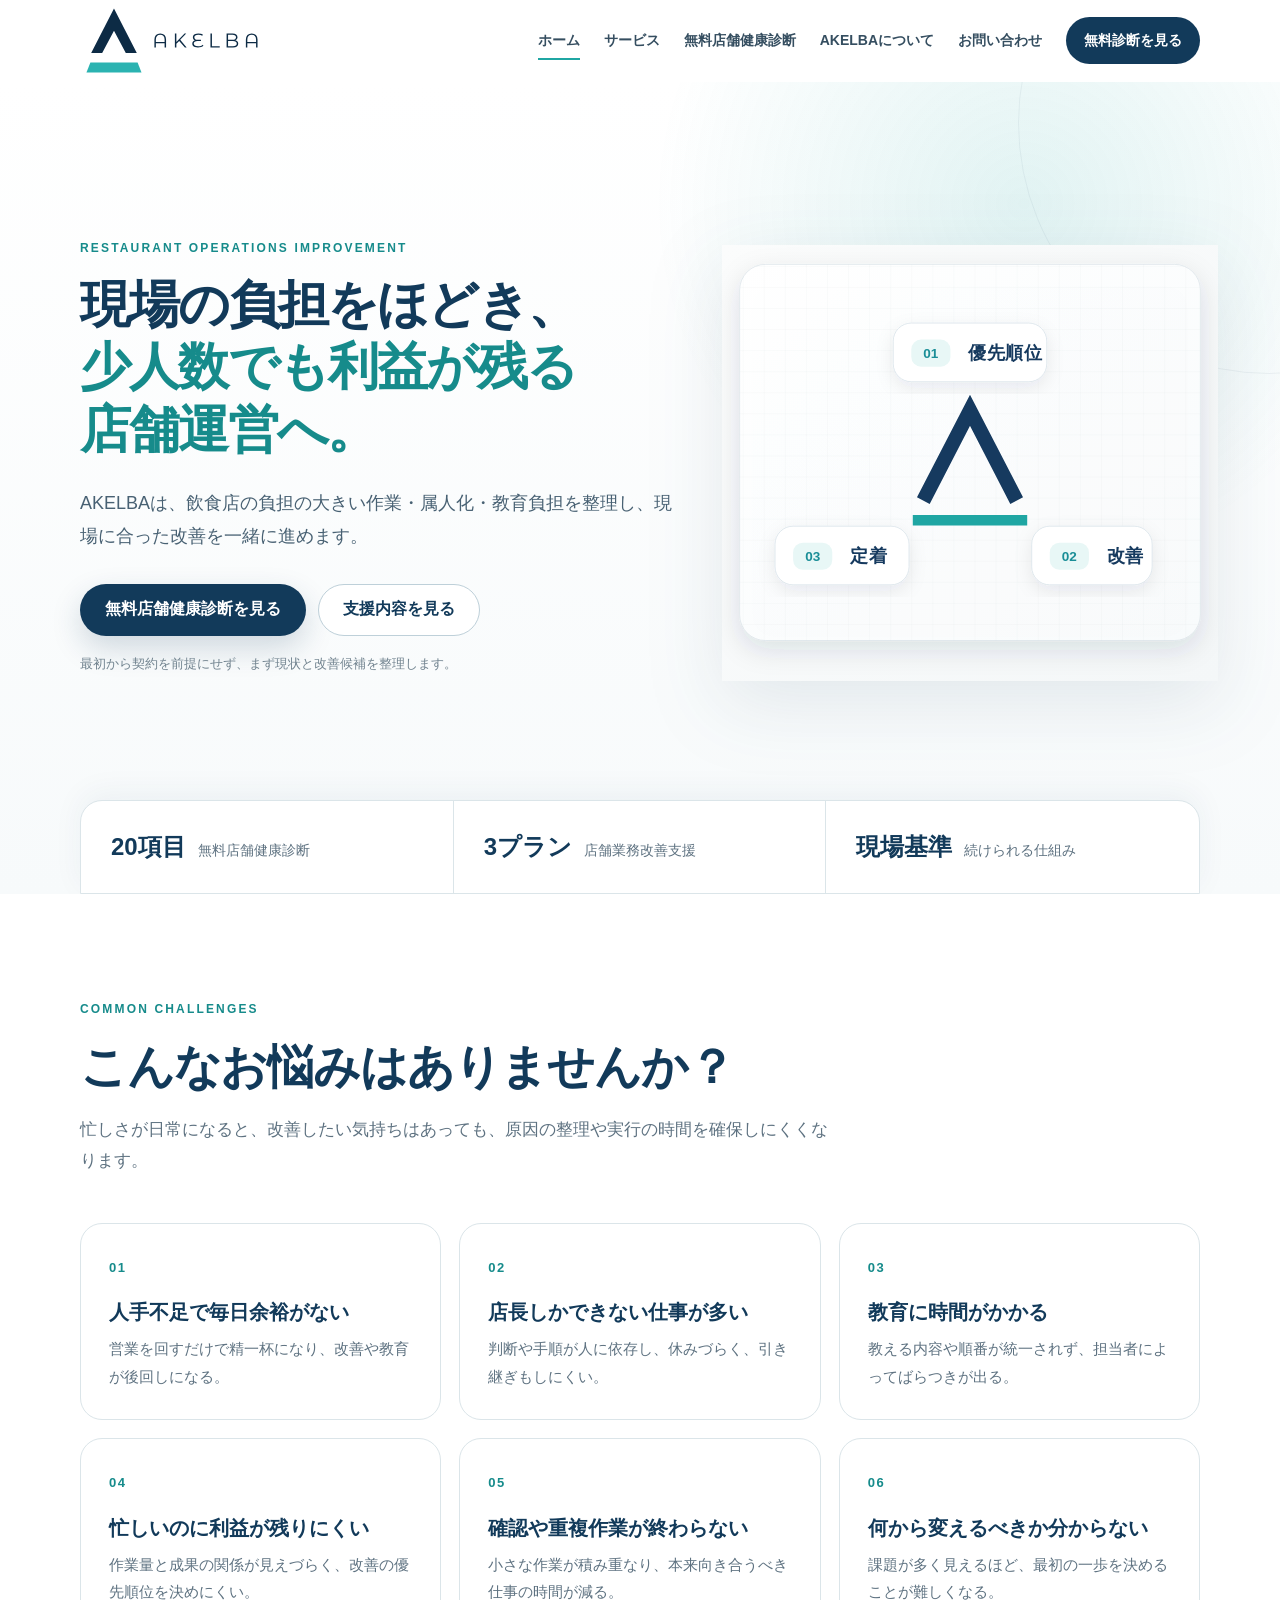
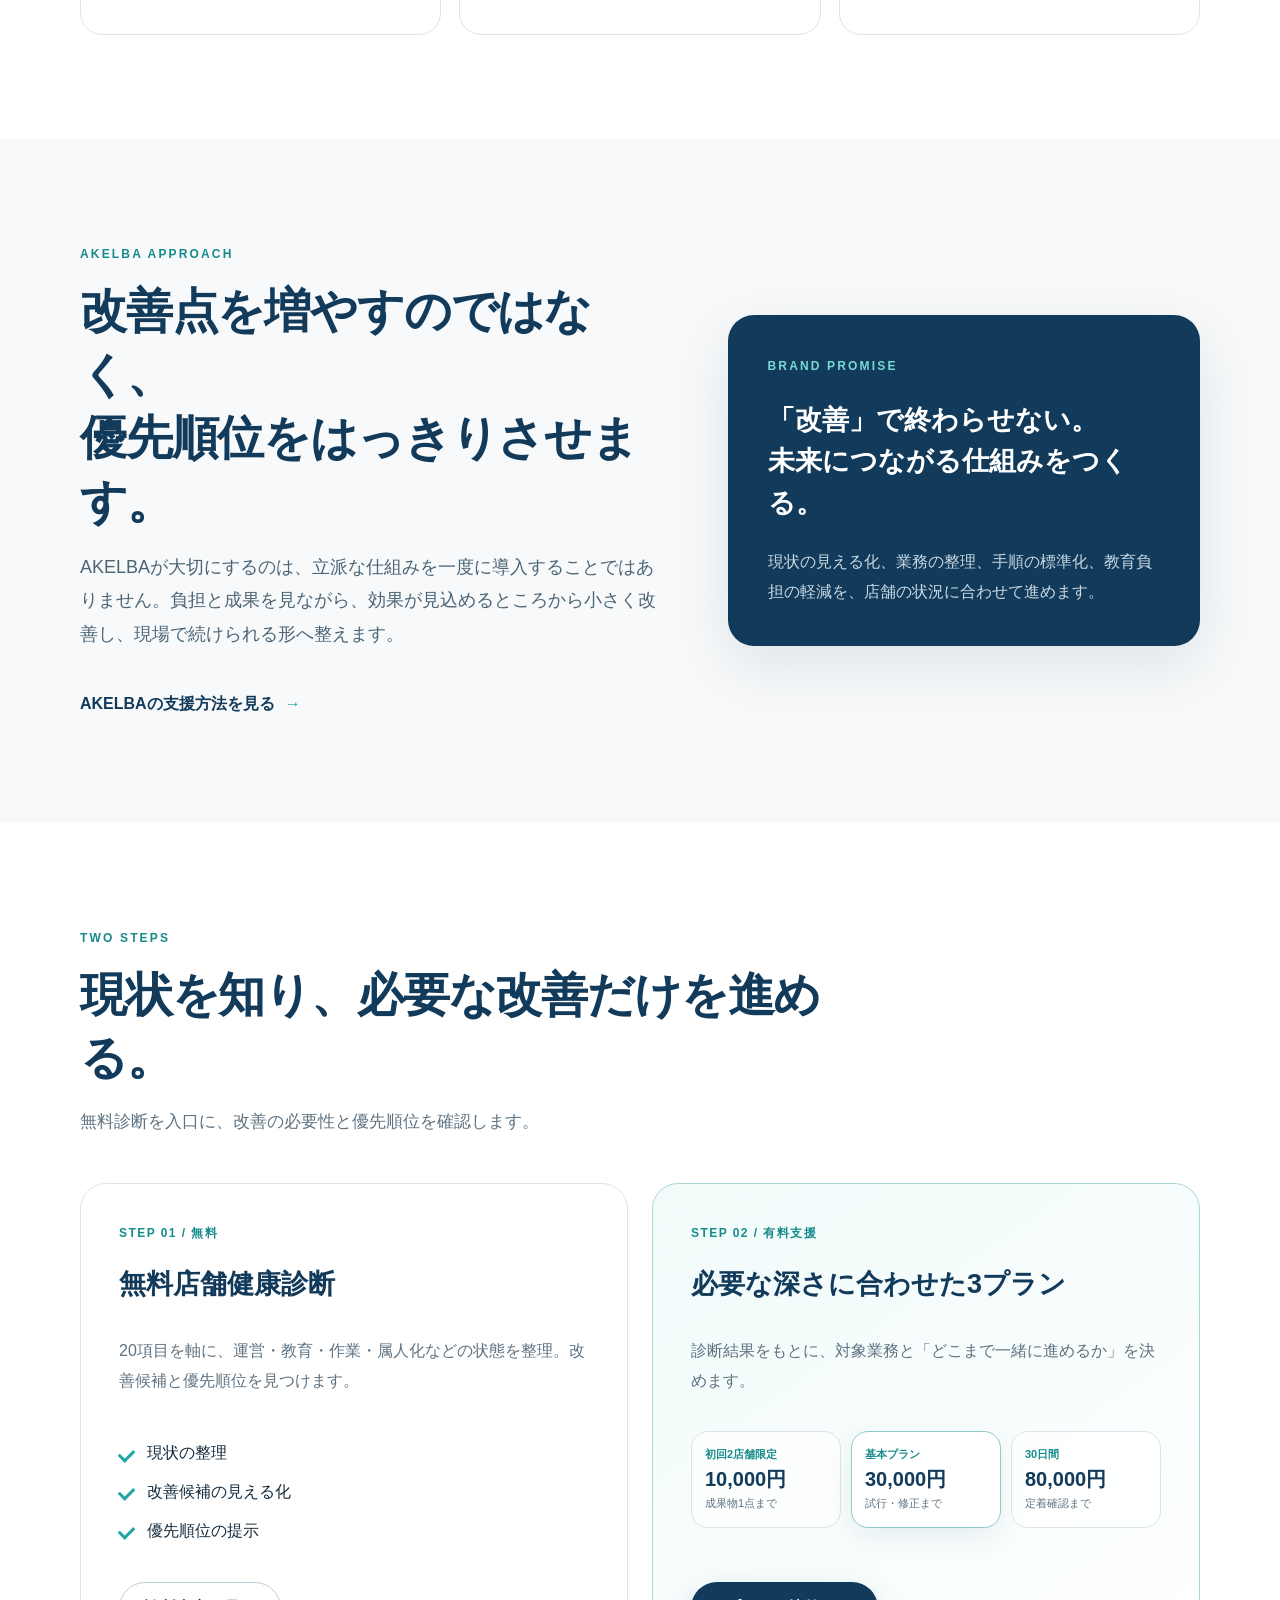
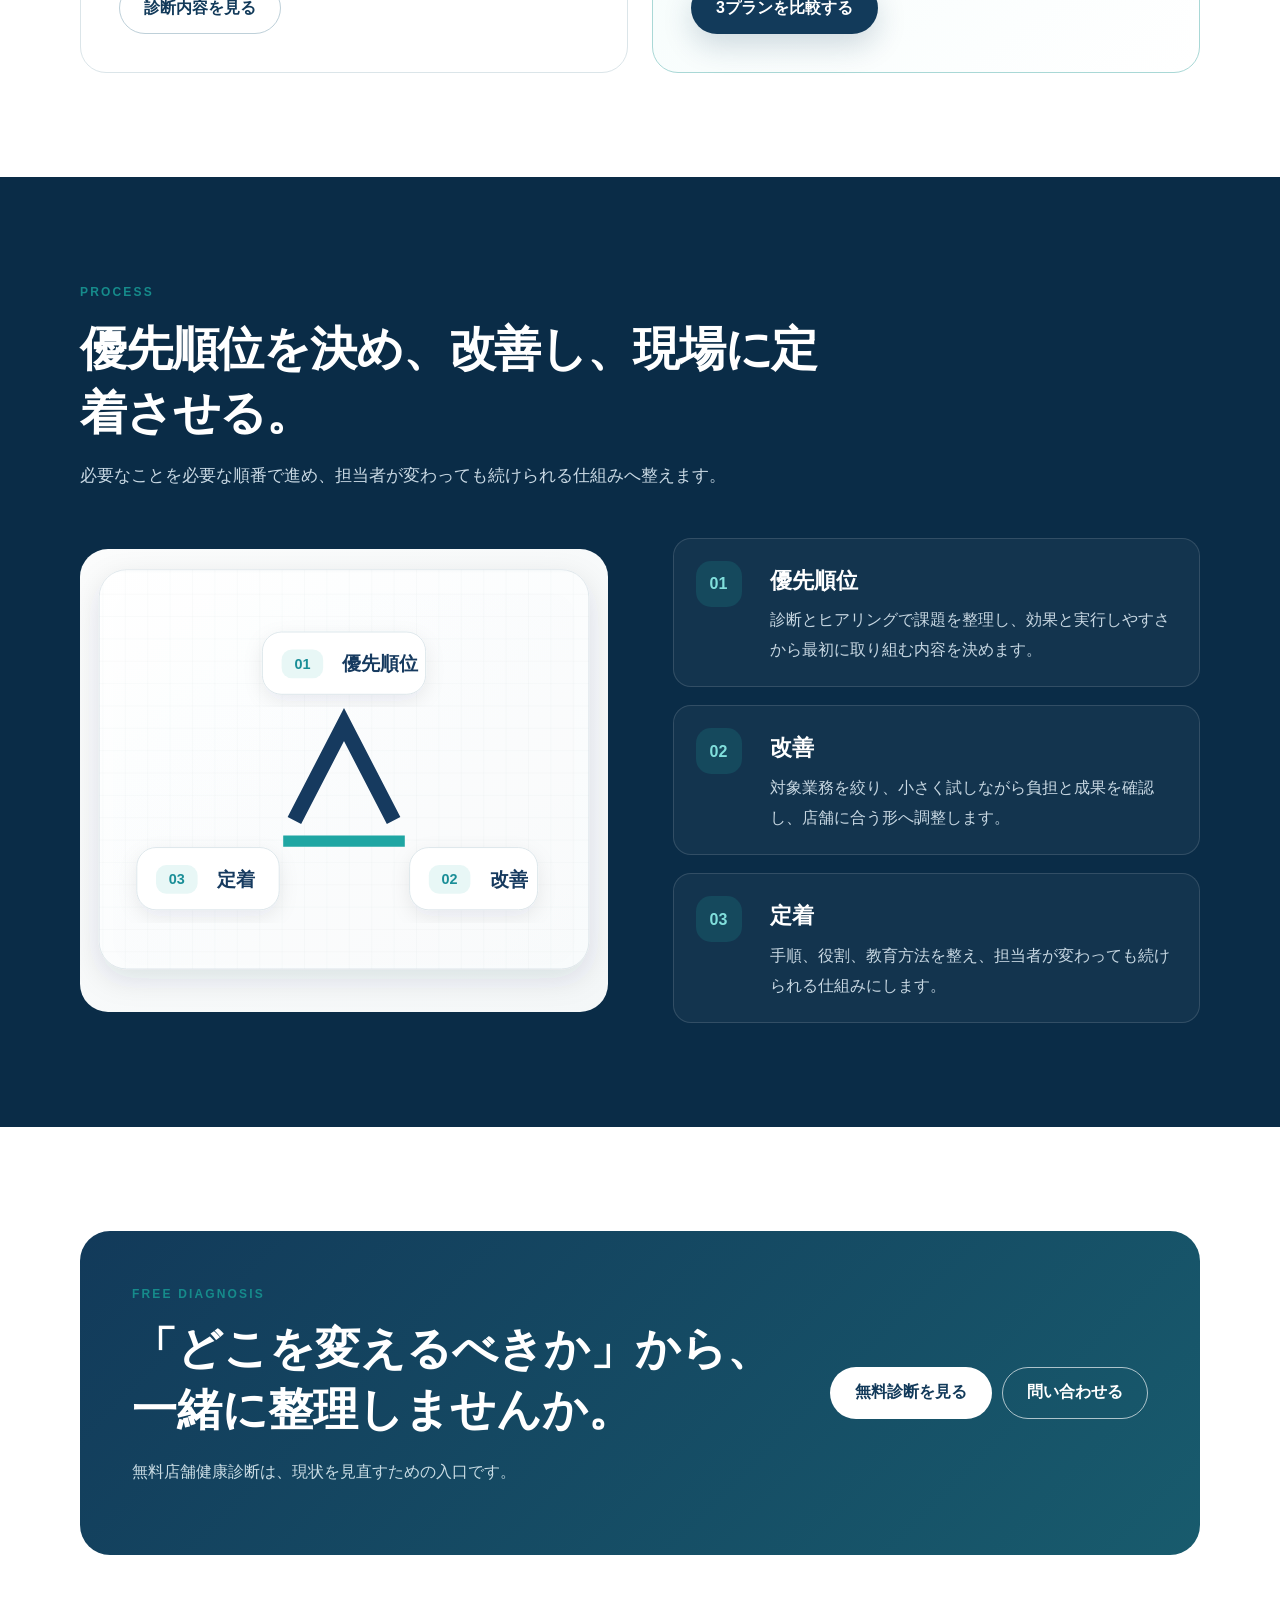
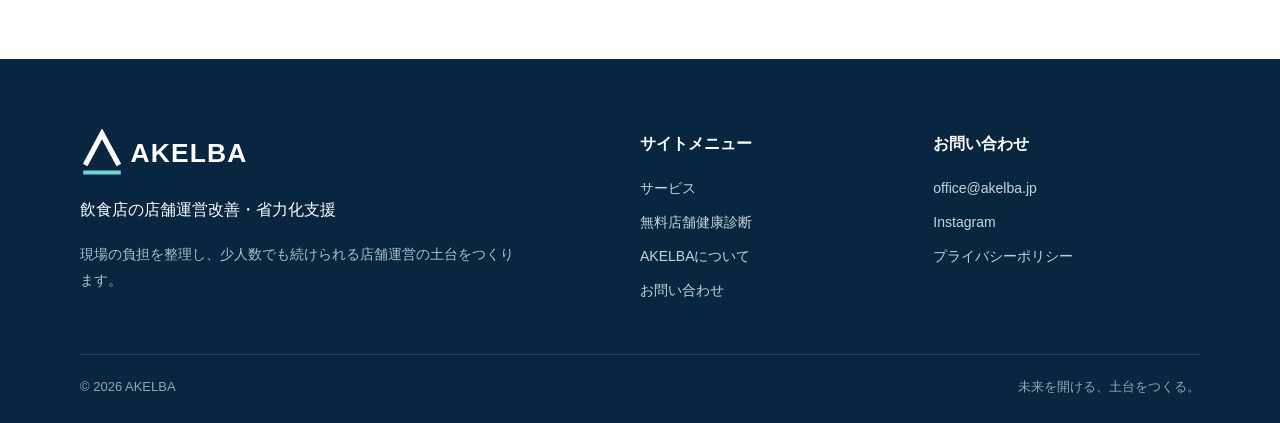
<file: index.html>
<!DOCTYPE html>
    <html lang="ja">
    <head>
      <meta charset="utf-8">
      <meta name="viewport" content="width=device-width, initial-scale=1, viewport-fit=cover">
      <title>AKELBA｜飲食店の店舗運営改善・省力化</title>
      <meta name="description" content="AKELBAは、飲食店の負担の大きい作業・属人化・教育負担を整理し、少人数でも利益が残る店舗運営づくりを支援します。">
      <meta name="theme-color" content="#123a5a">
      <meta name="format-detection" content="telephone=no">
      <link rel="canonical" href="https://akelba.jp/">
      <link rel="icon" href="assets/favicon.svg" type="image/svg+xml">
      <link rel="icon" href="assets/favicon-32.png" sizes="32x32" type="image/png">
      <link rel="apple-touch-icon" href="assets/apple-touch-icon.png">
      <link rel="manifest" href="site.webmanifest">
      <meta property="og:title" content="AKELBA｜飲食店の店舗運営改善・省力化">
      <meta property="og:description" content="AKELBAは、飲食店の負担の大きい作業・属人化・教育負担を整理し、少人数でも利益が残る店舗運営づくりを支援します。">
      <meta property="og:image" content="https://akelba.jp/assets/og-image.png">
      <meta property="og:url" content="https://akelba.jp/">
      <meta property="og:type" content="website">
      <meta property="og:site_name" content="AKELBA">
      <meta property="og:locale" content="ja_JP">
      <meta name="twitter:card" content="summary_large_image">
      <link rel="stylesheet" href="assets/styles.css">
      <link rel="stylesheet" href="assets/pricing.css">
      <script type="application/ld+json">{"@context":"https://schema.org","@type":"ProfessionalService","name":"AKELBA","url":"https://akelba.jp/","email":"office@akelba.jp","sameAs":["https://www.instagram.com/akelba.office/"],"description":"飲食店向け店舗運営改善・省力化支援","areaServed":"JP"}</script>

    </head>
    <body>
      <a class="skip-link" href="#main">本文へ移動</a>
<header class="site-header" data-header>
  <div class="container header-inner">
    <a class="brand" href="index.html" aria-label="AKELBA ホーム">
      <img class="brand-logo" src="assets/logo.svg" alt="AKELBA" width="184" height="48">
    </a>
    <button class="menu-button" type="button" aria-label="メニューを開く" aria-expanded="false" aria-controls="global-nav" data-menu-button>
      <span></span><span></span><span></span>
    </button>
    <nav id="global-nav" class="nav" aria-label="メインメニュー" data-nav>
      <a href="index.html" aria-current="page">ホーム</a><a href="service.html">サービス</a><a href="diagnosis.html">無料店舗健康診断</a><a href="about.html">AKELBAについて</a><a href="contact.html">お問い合わせ</a>
      <a class="nav-cta" href="diagnosis.html">無料診断を見る</a>
    </nav>
  </div>
</header>
      <main id="main">
        <section class="hero-home">
  <div class="container hero-grid">
    <div class="hero-copy reveal">
      <p class="eyebrow">Restaurant Operations Improvement</p>
      <h1><span class="line-dark">現場の負担をほどき、</span><span class="line-teal">少人数でも利益が残る</span><span class="line-teal">店舗運営へ。</span></h1>
      <p class="hero-lead">AKELBAは、飲食店の負担の大きい作業・属人化・教育負担を整理し、現場に合った改善を一緒に進めます。</p>
      <div class="btn-row">
        <a class="btn btn-primary" href="diagnosis.html">無料店舗健康診断を見る</a>
        <a class="btn btn-secondary" href="service.html">支援内容を見る</a>
      </div>
      <p class="micro-copy">最初から契約を前提にせず、まず現状と改善候補を整理します。</p>
    </div>
    <div class="hero-art reveal">
      <div class="hero-visual-shell">
        <img class="process-visual-img hero-process-large" src="assets/process-diagram.svg" alt="AKELBAの3段階プロセス：優先順位、改善、定着" width="660" height="580">
      </div>
    </div>
  </div>
  <div class="container hero-points reveal">
    <div><strong>20項目</strong><span>無料店舗健康診断</span></div>
    <div><strong>3プラン</strong><span>店舗業務改善支援</span></div>
    <div><strong>現場基準</strong><span>続けられる仕組み</span></div>
  </div>
</section>
<section class="section">
  <div class="container">
    <div class="section-head reveal"><p class="eyebrow">Common Challenges</p><h2>こんなお悩みはありませんか？</h2><p>忙しさが日常になると、改善したい気持ちはあっても、原因の整理や実行の時間を確保しにくくなります。</p></div>
    <div class="issue-grid">
      <article class="issue-card reveal"><span class="issue-no">01</span><h3>人手不足で毎日余裕がない</h3><p>営業を回すだけで精一杯になり、改善や教育が後回しになる。</p></article>
      <article class="issue-card reveal"><span class="issue-no">02</span><h3>店長しかできない仕事が多い</h3><p>判断や手順が人に依存し、休みづらく、引き継ぎもしにくい。</p></article>
      <article class="issue-card reveal"><span class="issue-no">03</span><h3>教育に時間がかかる</h3><p>教える内容や順番が統一されず、担当者によってばらつきが出る。</p></article>
      <article class="issue-card reveal"><span class="issue-no">04</span><h3>忙しいのに利益が残りにくい</h3><p>作業量と成果の関係が見えづらく、改善の優先順位を決めにくい。</p></article>
      <article class="issue-card reveal"><span class="issue-no">05</span><h3>確認や重複作業が終わらない</h3><p>小さな作業が積み重なり、本来向き合うべき仕事の時間が減る。</p></article>
      <article class="issue-card reveal"><span class="issue-no">06</span><h3>何から変えるべきか分からない</h3><p>課題が多く見えるほど、最初の一歩を決めることが難しくなる。</p></article>
    </div>
  </div>
</section>
<section class="section section-soft">
  <div class="container split-feature">
    <div class="reveal">
      <p class="eyebrow">AKELBA Approach</p>
      <h2>改善点を増やすのではなく、<br>優先順位をはっきりさせます。</h2>
      <p class="body-large">AKELBAが大切にするのは、立派な仕組みを一度に導入することではありません。負担と成果を見ながら、効果が見込めるところから小さく改善し、現場で続けられる形へ整えます。</p>
      <a class="text-link" href="service.html">AKELBAの支援方法を見る <span aria-hidden="true">→</span></a>
    </div>
    <div class="principle-card reveal">
      <p class="principle-kicker">BRAND PROMISE</p>
      <blockquote>「改善」で終わらせない。<br>未来につながる仕組みをつくる。</blockquote>
      <p>現状の見える化、業務の整理、手順の標準化、教育負担の軽減を、店舗の状況に合わせて進めます。</p>
    </div>
  </div>
</section>
<section class="section">
  <div class="container">
    <div class="section-head reveal"><p class="eyebrow">Two Steps</p><h2>現状を知り、必要な改善だけを進める。</h2><p>無料診断を入口に、改善の必要性と優先順位を確認します。</p></div>
    <div class="service-cards">
      <article class="service-card reveal">
        <div class="service-label">STEP 01 / 無料</div><h3>無料店舗健康診断</h3>
        <p>20項目を軸に、運営・教育・作業・属人化などの状態を整理。改善候補と優先順位を見つけます。</p>
        <ul class="check-list"><li>現状の整理</li><li>改善候補の見える化</li><li>優先順位の提示</li></ul>
        <a class="btn btn-secondary" href="diagnosis.html">診断内容を見る</a>
      </article>
      <article class="service-card service-card-featured reveal">
        <div class="service-label">STEP 02 / 有料支援</div><h3>必要な深さに合わせた3プラン</h3>
        <p>診断結果をもとに、対象業務と「どこまで一緒に進めるか」を決めます。</p>
        <div class="mini-plan-grid" role="group" aria-label="店舗業務改善支援の3プラン">
          <div class="mini-plan"><span>初回2店舗限定</span><strong>10,000円</strong><small>成果物1点まで</small></div>
          <div class="mini-plan mini-plan-featured"><span>基本プラン</span><strong>30,000円</strong><small>試行・修正まで</small></div>
          <div class="mini-plan"><span>30日間</span><strong>80,000円</strong><small>定着確認まで</small></div>
        </div>
        <a class="btn btn-primary" href="service.html#plans">3プランを比較する</a>
      </article>
    </div>
  </div>
</section>
<section class="section section-navy process-showcase-section">
  <div class="container">
    <div class="section-head section-head-light reveal"><p class="eyebrow">Process</p><h2>優先順位を決め、改善し、現場に定着させる。</h2><p>必要なことを必要な順番で進め、担当者が変わっても続けられる仕組みへ整えます。</p></div>
    <div class="process-showcase">
      <div class="process-showcase-art reveal"><img loading="lazy" src="assets/process-diagram.svg" alt="優先順位、改善、定着の3段階" width="660" height="580"></div>
      <div class="process-detail-list">
        <article class="process-detail reveal"><span>01</span><div><h3>優先順位</h3><p>診断とヒアリングで課題を整理し、効果と実行しやすさから最初に取り組む内容を決めます。</p></div></article>
        <article class="process-detail reveal"><span>02</span><div><h3>改善</h3><p>対象業務を絞り、小さく試しながら負担と成果を確認し、店舗に合う形へ調整します。</p></div></article>
        <article class="process-detail reveal"><span>03</span><div><h3>定着</h3><p>手順、役割、教育方法を整え、担当者が変わっても続けられる仕組みにします。</p></div></article>
      </div>
    </div>
  </div>
</section>
<section class="section">
  <div class="container cta-block reveal">
    <div><p class="eyebrow">Free Diagnosis</p><h2>「どこを変えるべきか」から、<br>一緒に整理しませんか。</h2><p>無料店舗健康診断は、現状を見直すための入口です。</p></div>
    <div class="cta-actions"><a class="btn btn-light" href="diagnosis.html">無料診断を見る</a><a class="btn btn-outline-light" href="contact.html">問い合わせる</a></div>
  </div>
</section>
      </main>
      <footer class="site-footer">
  <div class="container footer-grid">
    <div class="footer-brand">
      <img src="assets/logo-white.svg" alt="AKELBA" width="184" height="48">
      <p>飲食店の店舗運営改善・省力化支援</p>
      <p class="footer-note">現場の負担を整理し、少人数でも続けられる店舗運営の土台をつくります。</p>
    </div>
    <div>
      <strong>サイトメニュー</strong>
      <div class="footer-links">
        <a href="service.html">サービス</a>
        <a href="diagnosis.html">無料店舗健康診断</a>
        <a href="about.html">AKELBAについて</a>
        <a href="contact.html">お問い合わせ</a>
      </div>
    </div>
    <div>
      <strong>お問い合わせ</strong>
      <div class="footer-links">
        <a data-mail-template="general" href="mailto:office@akelba.jp">office@akelba.jp</a>
        <a data-instagram-link href="https://www.instagram.com/akelba.office/" target="_blank" rel="noopener noreferrer">Instagram</a>
        <a href="privacy.html">プライバシーポリシー</a>
      </div>
    </div>
  </div>
  <div class="container footer-bottom">
    <span>© <span data-year></span> AKELBA</span>
    <span>未来を開ける、土台をつくる。</span>
  </div>
</footer>
<script src="assets/config.js"></script>
<script src="assets/script.js" defer></script>
    </body>
    </html>
</file>
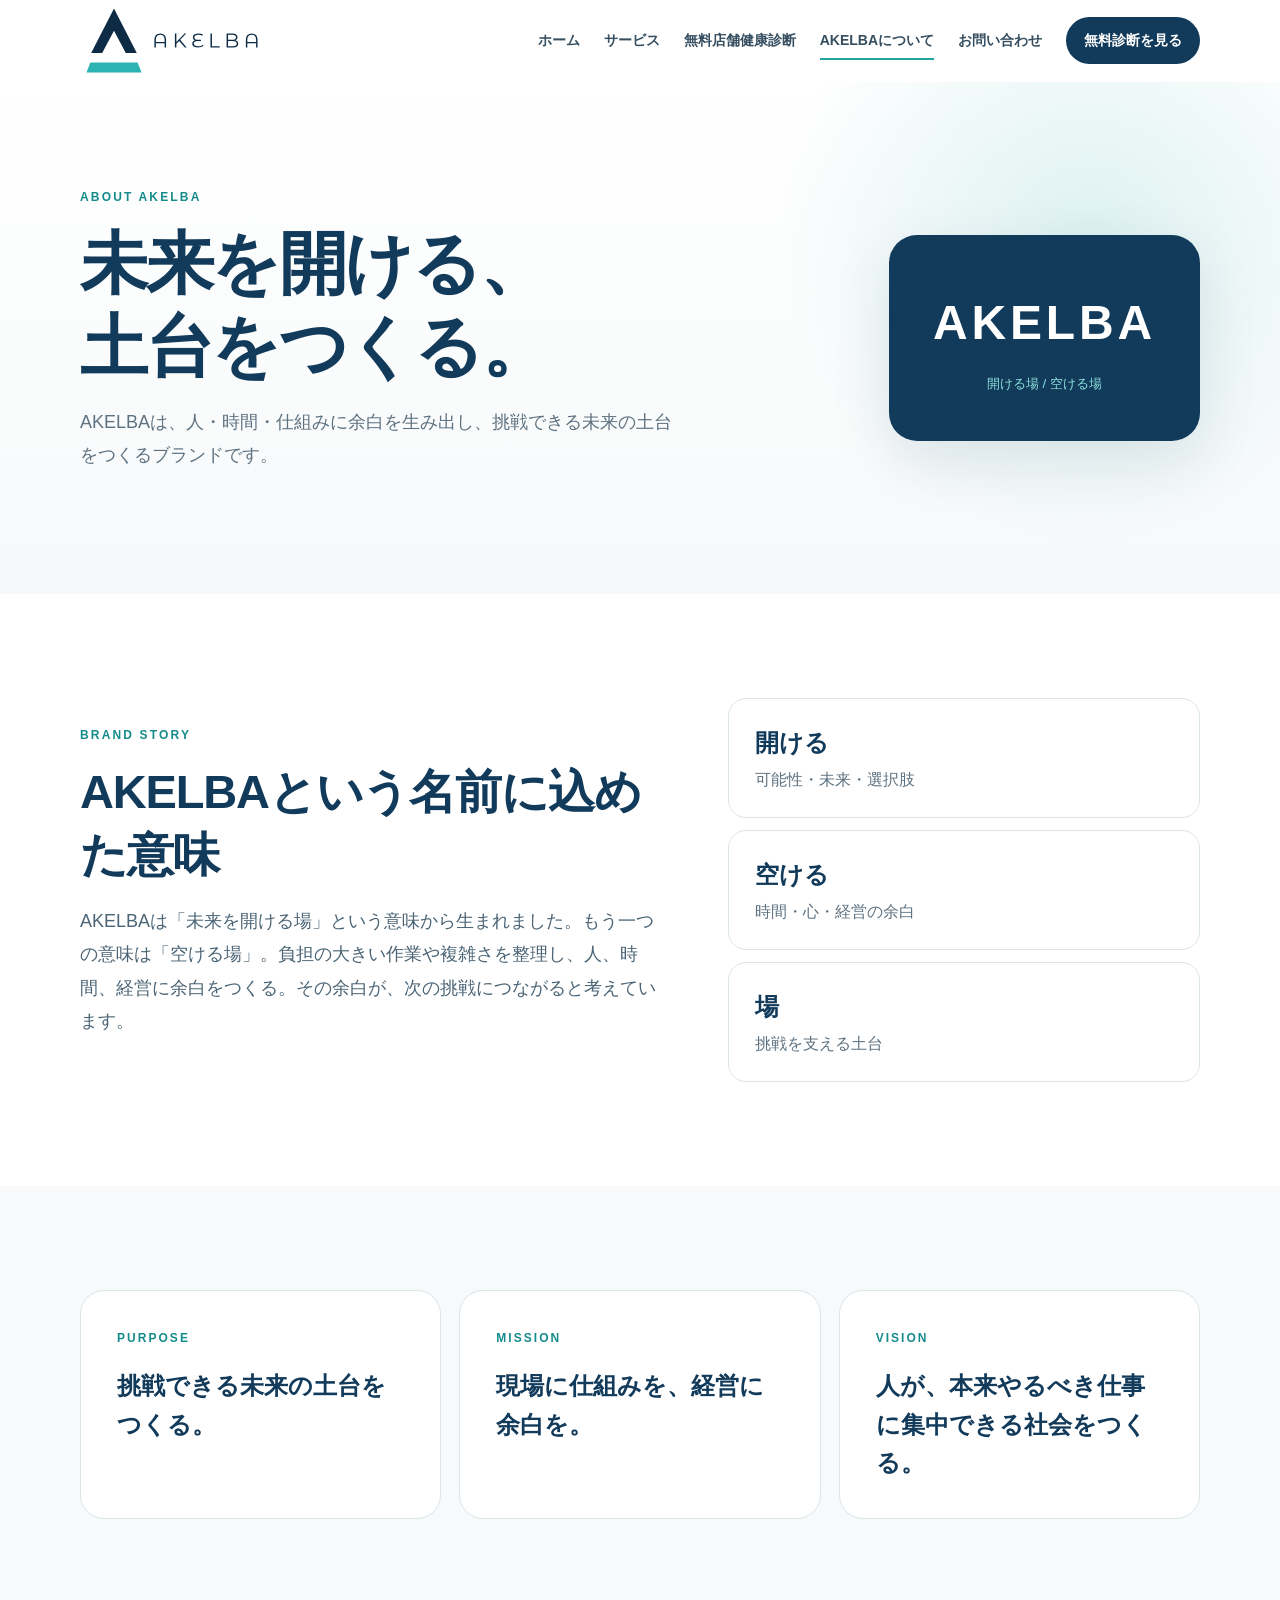
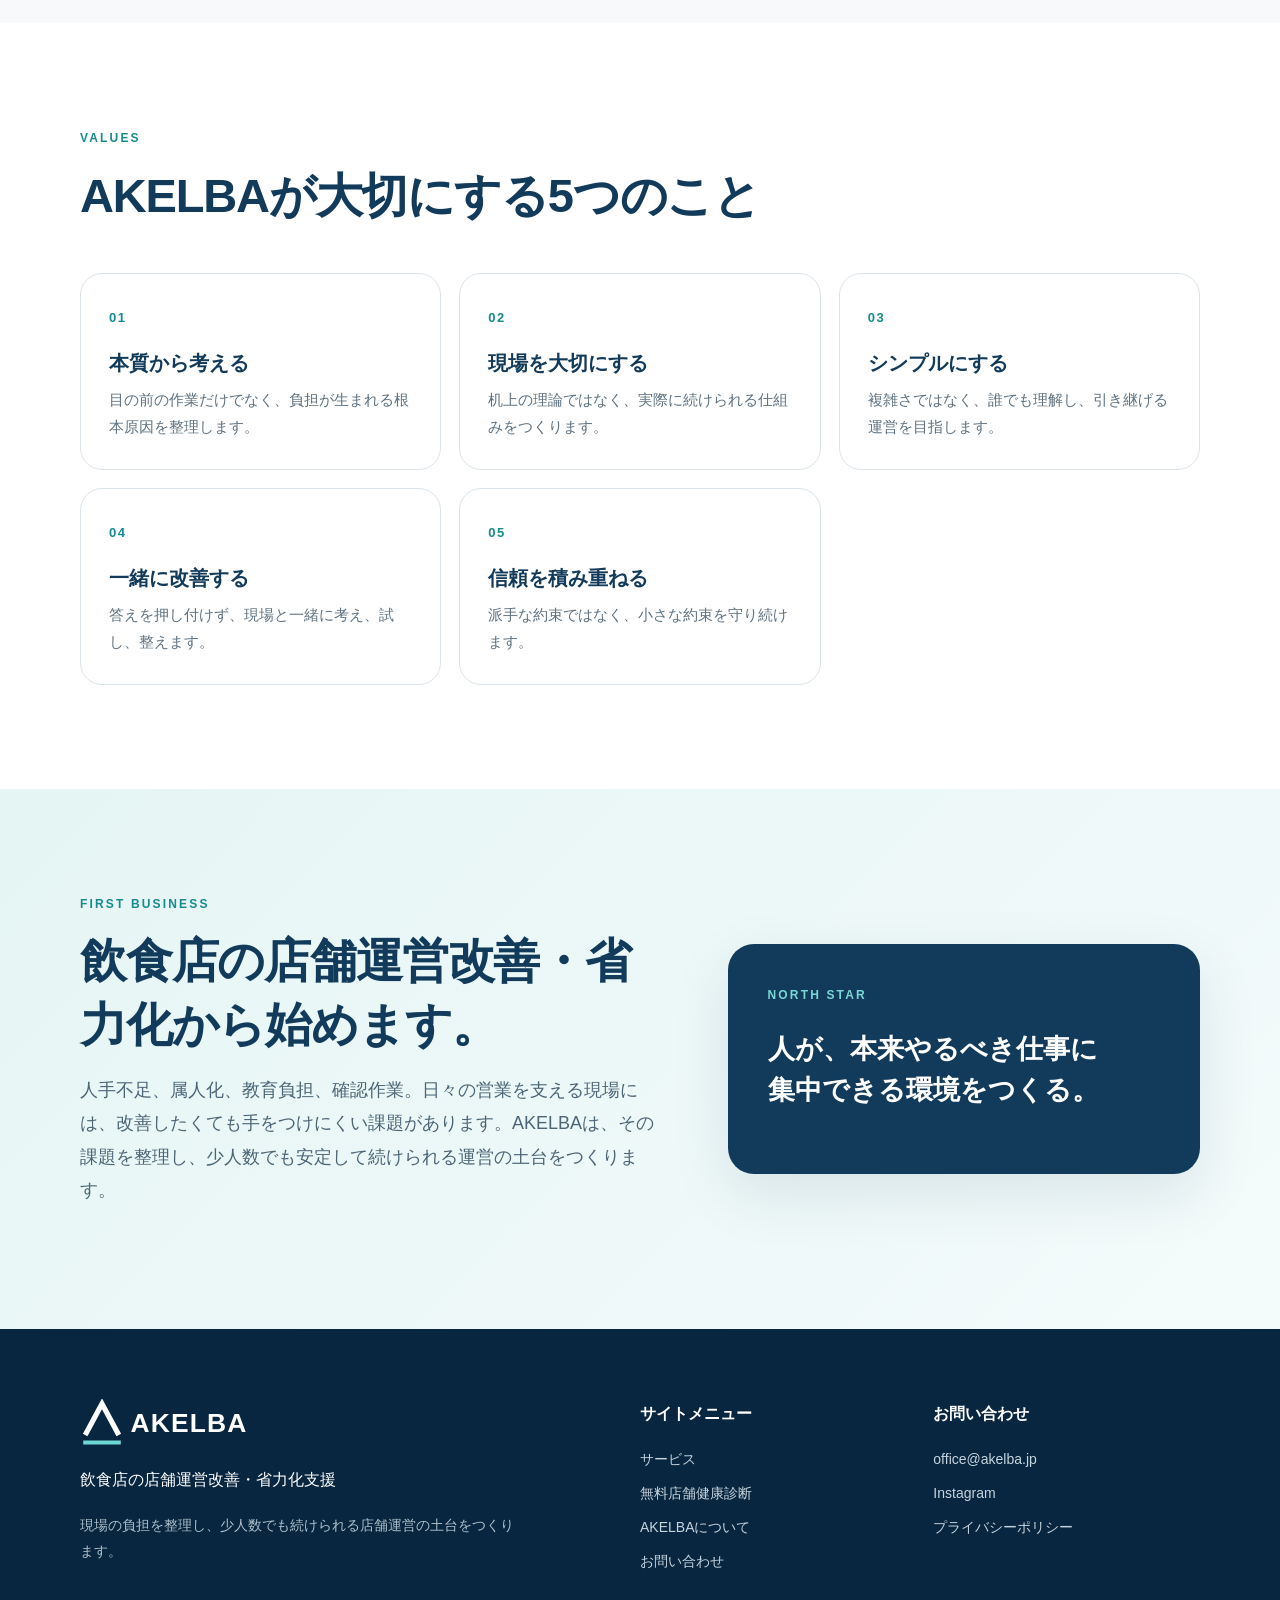
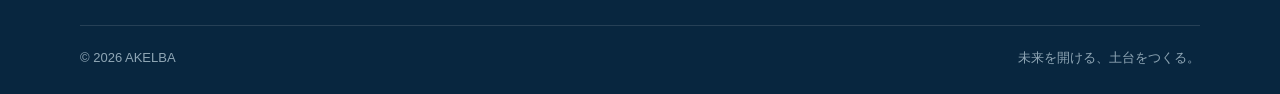
<file: about.html>
<!DOCTYPE html>
    <html lang="ja">
    <head>
      <meta charset="utf-8">
      <meta name="viewport" content="width=device-width, initial-scale=1, viewport-fit=cover">
      <title>AKELBAについて｜未来を開ける、土台をつくる。</title>
      <meta name="description" content="AKELBAの理念、屋号に込めた意味、飲食店向け店舗運営改善・省力化事業への考えをご紹介します。">
      <meta name="theme-color" content="#123a5a">
      <meta name="format-detection" content="telephone=no">
      <link rel="canonical" href="https://akelba.jp/about.html">
      <link rel="icon" href="assets/favicon.svg" type="image/svg+xml">
      <link rel="icon" href="assets/favicon-32.png" sizes="32x32" type="image/png">
      <link rel="apple-touch-icon" href="assets/apple-touch-icon.png">
      <link rel="manifest" href="site.webmanifest">
      <meta property="og:title" content="AKELBAについて｜未来を開ける、土台をつくる。">
      <meta property="og:description" content="AKELBAの理念、屋号に込めた意味、飲食店向け店舗運営改善・省力化事業への考えをご紹介します。">
      <meta property="og:image" content="https://akelba.jp/assets/og-image.png">
      <meta property="og:url" content="https://akelba.jp/about.html">
      <meta property="og:type" content="website">
      <meta property="og:site_name" content="AKELBA">
      <meta property="og:locale" content="ja_JP">
      <meta name="twitter:card" content="summary_large_image">
      <link rel="stylesheet" href="assets/styles.css">
      <script type="application/ld+json">{"@context":"https://schema.org","@type":"ProfessionalService","name":"AKELBA","url":"https://akelba.jp/","email":"office@akelba.jp","sameAs":["https://www.instagram.com/akelba.office/"],"description":"飲食店向け店舗運営改善・省力化支援","areaServed":"JP"}</script>

    </head>
    <body>
      <a class="skip-link" href="#main">本文へ移動</a>
<header class="site-header" data-header>
  <div class="container header-inner">
    <a class="brand" href="index.html" aria-label="AKELBA ホーム">
      <img class="brand-logo" src="assets/logo.svg" alt="AKELBA" width="184" height="48">
    </a>
    <button class="menu-button" type="button" aria-label="メニューを開く" aria-expanded="false" aria-controls="global-nav" data-menu-button>
      <span></span><span></span><span></span>
    </button>
    <nav id="global-nav" class="nav" aria-label="メインメニュー" data-nav>
      <a href="index.html">ホーム</a><a href="service.html">サービス</a><a href="diagnosis.html">無料店舗健康診断</a><a href="about.html" aria-current="page">AKELBAについて</a><a href="contact.html">お問い合わせ</a>
      <a class="nav-cta" href="diagnosis.html">無料診断を見る</a>
    </nav>
  </div>
</header>
      <main id="main">
        <section class="page-hero"><div class="container page-hero-inner"><div><p class="eyebrow">About AKELBA</p><h1>未来を開ける、<br>土台をつくる。</h1><p>AKELBAは、人・時間・仕組みに余白を生み出し、挑戦できる未来の土台をつくるブランドです。</p></div><div class="brand-statement reveal"><span>AKELBA</span><small>開ける場 / 空ける場</small></div></div></section>
<section class="section"><div class="container split-feature"><div class="reveal"><p class="eyebrow">Brand Story</p><h2>AKELBAという名前に込めた意味</h2><p class="body-large">AKELBAは「未来を開ける場」という意味から生まれました。もう一つの意味は「空ける場」。負担の大きい作業や複雑さを整理し、人、時間、経営に余白をつくる。その余白が、次の挑戦につながると考えています。</p></div><div class="story-visual reveal"><div><strong>開ける</strong><span>可能性・未来・選択肢</span></div><div><strong>空ける</strong><span>時間・心・経営の余白</span></div><div><strong>場</strong><span>挑戦を支える土台</span></div></div></div></section>
<section class="section section-soft"><div class="container"><div class="philosophy-grid"><article class="philosophy-card reveal"><p>PURPOSE</p><h3>挑戦できる未来の土台をつくる。</h3></article><article class="philosophy-card reveal"><p>MISSION</p><h3>現場に仕組みを、経営に余白を。</h3></article><article class="philosophy-card reveal"><p>VISION</p><h3>人が、本来やるべき仕事に集中できる社会をつくる。</h3></article></div></div></section>
<section class="section"><div class="container"><div class="section-head reveal"><p class="eyebrow">Values</p><h2>AKELBAが大切にする5つのこと</h2></div><div class="value-cards"><article class="value-card reveal"><span>01</span><h3>本質から考える</h3><p>目の前の作業だけでなく、負担が生まれる根本原因を整理します。</p></article><article class="value-card reveal"><span>02</span><h3>現場を大切にする</h3><p>机上の理論ではなく、実際に続けられる仕組みをつくります。</p></article><article class="value-card reveal"><span>03</span><h3>シンプルにする</h3><p>複雑さではなく、誰でも理解し、引き継げる運営を目指します。</p></article><article class="value-card reveal"><span>04</span><h3>一緒に改善する</h3><p>答えを押し付けず、現場と一緒に考え、試し、整えます。</p></article><article class="value-card reveal"><span>05</span><h3>信頼を積み重ねる</h3><p>派手な約束ではなく、小さな約束を守り続けます。</p></article></div></div></section>
<section class="section section-teal"><div class="container split-feature"><div class="reveal"><p class="eyebrow">First Business</p><h2>飲食店の店舗運営改善・省力化から始めます。</h2><p class="body-large">人手不足、属人化、教育負担、確認作業。日々の営業を支える現場には、改善したくても手をつけにくい課題があります。AKELBAは、その課題を整理し、少人数でも安定して続けられる運営の土台をつくります。</p></div><div class="principle-card reveal"><p class="principle-kicker">NORTH STAR</p><blockquote>人が、本来やるべき仕事に<br>集中できる環境をつくる。</blockquote></div></div></section>
      </main>
      <footer class="site-footer">
  <div class="container footer-grid">
    <div class="footer-brand">
      <img src="assets/logo-white.svg" alt="AKELBA" width="184" height="48">
      <p>飲食店の店舗運営改善・省力化支援</p>
      <p class="footer-note">現場の負担を整理し、少人数でも続けられる店舗運営の土台をつくります。</p>
    </div>
    <div>
      <strong>サイトメニュー</strong>
      <div class="footer-links">
        <a href="service.html">サービス</a>
        <a href="diagnosis.html">無料店舗健康診断</a>
        <a href="about.html">AKELBAについて</a>
        <a href="contact.html">お問い合わせ</a>
      </div>
    </div>
    <div>
      <strong>お問い合わせ</strong>
      <div class="footer-links">
        <a data-mail-template="general" href="mailto:office@akelba.jp">office@akelba.jp</a>
        <a data-instagram-link href="https://www.instagram.com/akelba.office/" target="_blank" rel="noopener noreferrer">Instagram</a>
        <a href="privacy.html">プライバシーポリシー</a>
      </div>
    </div>
  </div>
  <div class="container footer-bottom">
    <span>© <span data-year></span> AKELBA</span>
    <span>未来を開ける、土台をつくる。</span>
  </div>
</footer>
<script src="assets/config.js"></script>
<script src="assets/script.js" defer></script>
    </body>
    </html>
</file>
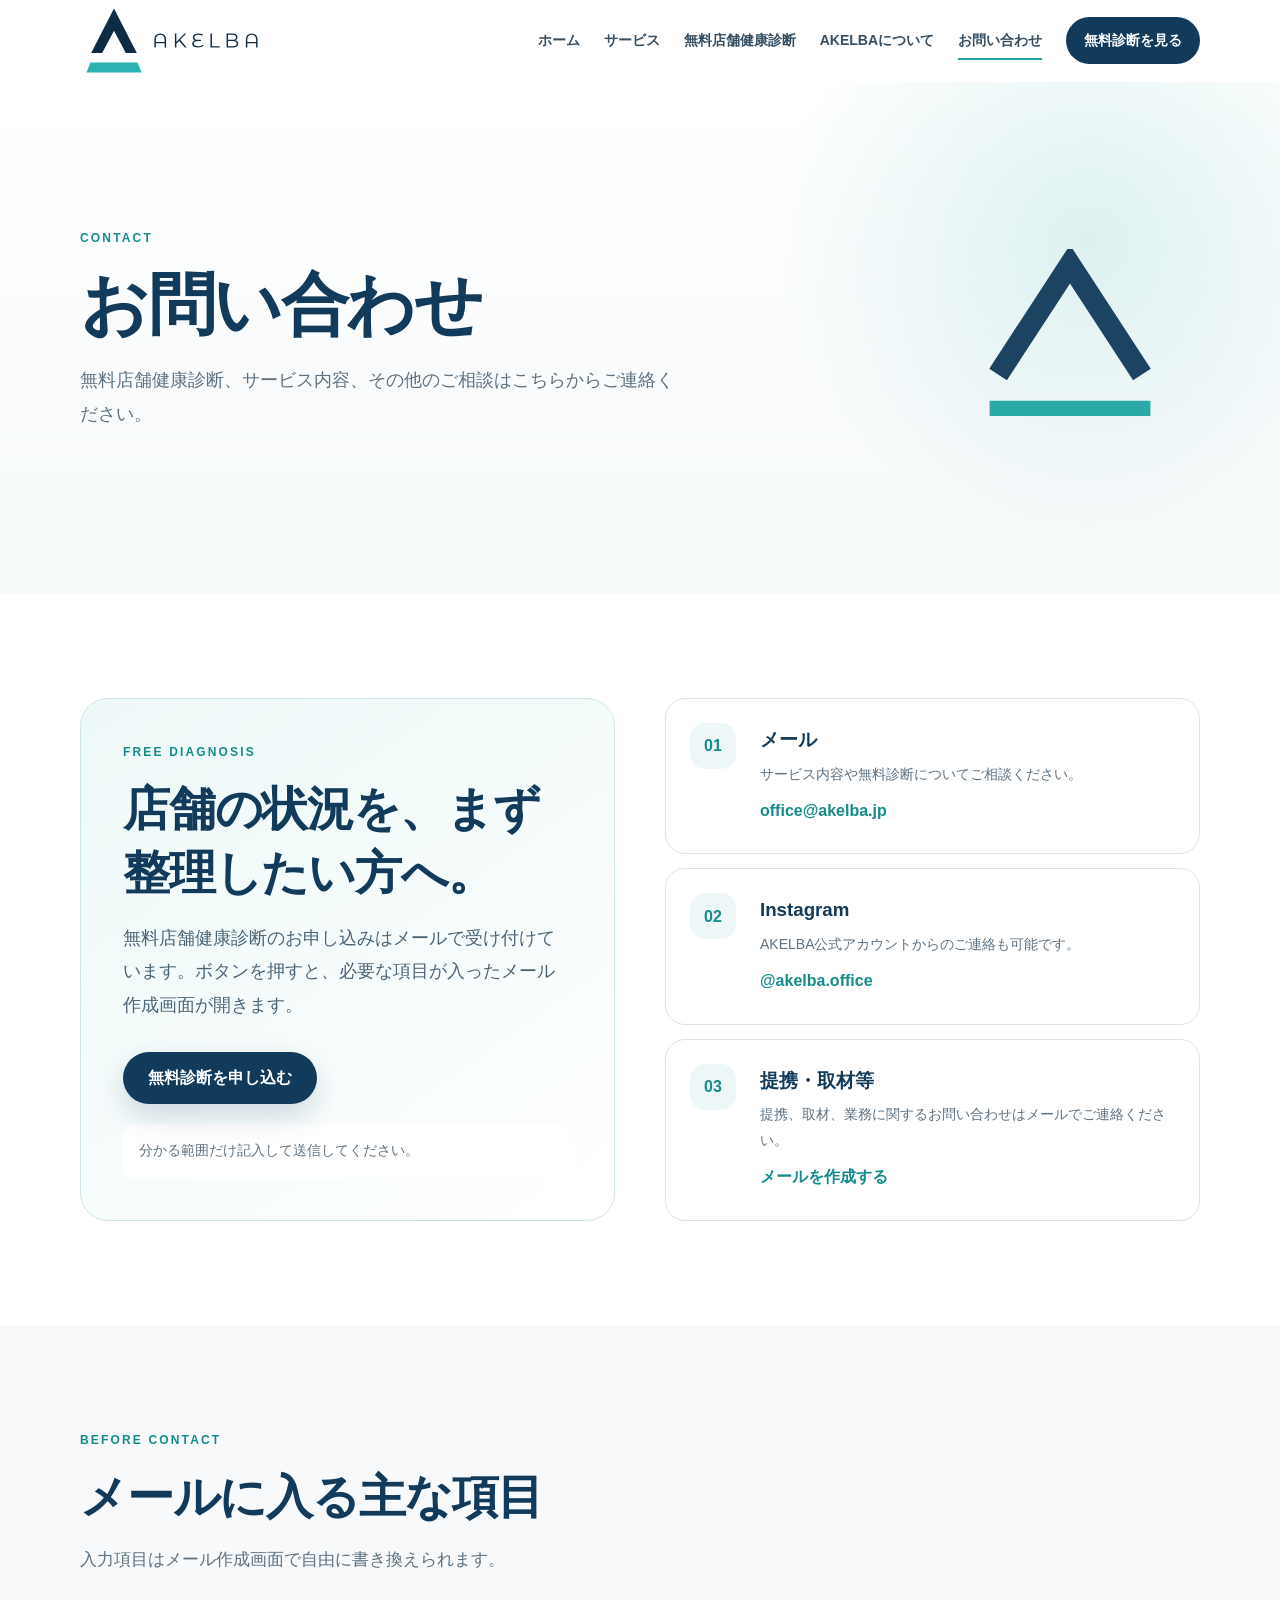
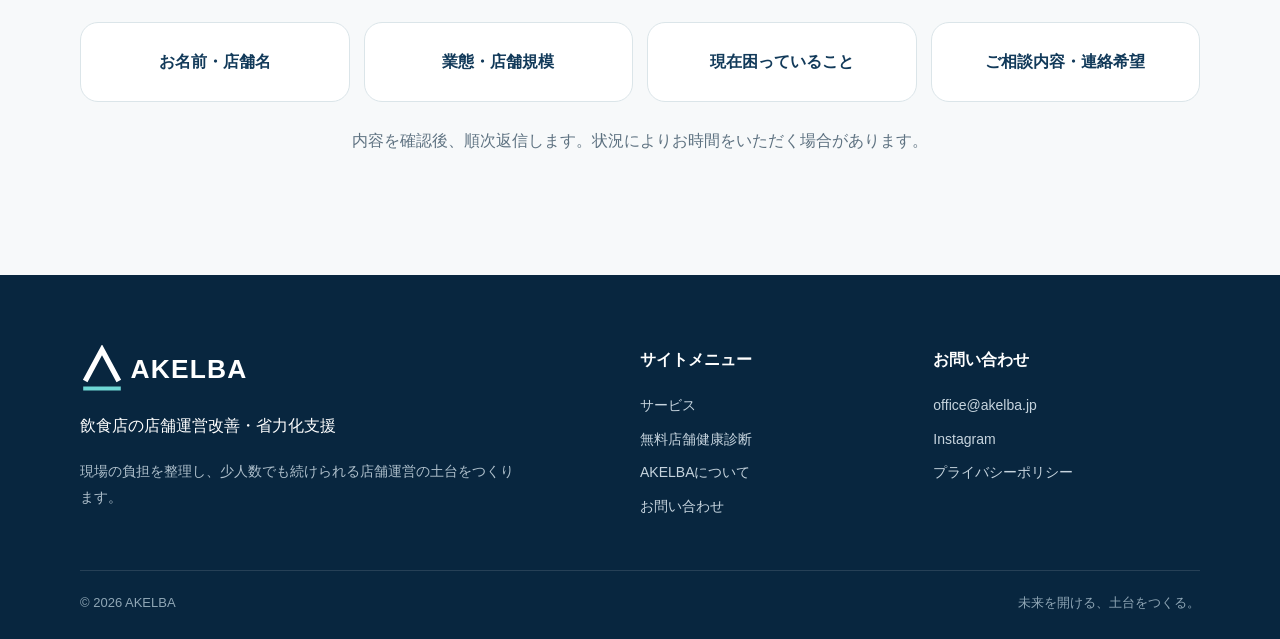
<file: contact.html>
<!DOCTYPE html>
    <html lang="ja">
    <head>
      <meta charset="utf-8">
      <meta name="viewport" content="width=device-width, initial-scale=1, viewport-fit=cover">
      <title>お問い合わせ｜AKELBA</title>
      <meta name="description" content="無料店舗健康診断、サービス内容、その他のご相談はこちらからお問い合わせください。">
      <meta name="theme-color" content="#123a5a">
      <meta name="format-detection" content="telephone=no">
      <link rel="canonical" href="https://akelba.jp/contact.html">
      <link rel="icon" href="assets/favicon.svg" type="image/svg+xml">
      <link rel="icon" href="assets/favicon-32.png" sizes="32x32" type="image/png">
      <link rel="apple-touch-icon" href="assets/apple-touch-icon.png">
      <link rel="manifest" href="site.webmanifest">
      <meta property="og:title" content="お問い合わせ｜AKELBA">
      <meta property="og:description" content="無料店舗健康診断、サービス内容、その他のご相談はこちらからお問い合わせください。">
      <meta property="og:image" content="https://akelba.jp/assets/og-image.png">
      <meta property="og:url" content="https://akelba.jp/contact.html">
      <meta property="og:type" content="website">
      <meta property="og:site_name" content="AKELBA">
      <meta property="og:locale" content="ja_JP">
      <meta name="twitter:card" content="summary_large_image">
      <link rel="stylesheet" href="assets/styles.css">
      <script type="application/ld+json">{"@context":"https://schema.org","@type":"ProfessionalService","name":"AKELBA","url":"https://akelba.jp/","email":"office@akelba.jp","sameAs":["https://www.instagram.com/akelba.office/"],"description":"飲食店向け店舗運営改善・省力化支援","areaServed":"JP"}</script>

    </head>
    <body>
      <a class="skip-link" href="#main">本文へ移動</a>
<header class="site-header" data-header>
  <div class="container header-inner">
    <a class="brand" href="index.html" aria-label="AKELBA ホーム">
      <img class="brand-logo" src="assets/logo.svg" alt="AKELBA" width="184" height="48">
    </a>
    <button class="menu-button" type="button" aria-label="メニューを開く" aria-expanded="false" aria-controls="global-nav" data-menu-button>
      <span></span><span></span><span></span>
    </button>
    <nav id="global-nav" class="nav" aria-label="メインメニュー" data-nav>
      <a href="index.html">ホーム</a><a href="service.html">サービス</a><a href="diagnosis.html">無料店舗健康診断</a><a href="about.html">AKELBAについて</a><a href="contact.html" aria-current="page">お問い合わせ</a>
      <a class="nav-cta" href="diagnosis.html">無料診断を見る</a>
    </nav>
  </div>
</header>
      <main id="main">
        <section class="page-hero"><div class="container page-hero-inner"><div><p class="eyebrow">Contact</p><h1>お問い合わせ</h1><p>無料店舗健康診断、サービス内容、その他のご相談はこちらからご連絡ください。</p></div><div class="page-symbol" aria-hidden="true"><img src="assets/mark.svg" alt="" width="220" height="180"></div></div></section>
<section class="section"><div class="container contact-layout"><div class="contact-main reveal"><p class="eyebrow">Free Diagnosis</p><h2>店舗の状況を、まず整理したい方へ。</h2><p class="body-large">無料店舗健康診断のお申し込みはメールで受け付けています。ボタンを押すと、必要な項目が入ったメール作成画面が開きます。</p><div class="btn-row"><a class="btn btn-primary" data-mail-template="diagnosis" href="mailto:office@akelba.jp">無料診断を申し込む</a></div><div class="contact-note">分かる範囲だけ記入して送信してください。</div></div><div class="contact-options"><article class="contact-option reveal"><span>01</span><div><h3>メール</h3><p>サービス内容や無料診断についてご相談ください。</p><a data-mail-template="general" href="mailto:office@akelba.jp">office@akelba.jp</a></div></article><article class="contact-option reveal"><span>02</span><div><h3>Instagram</h3><p>AKELBA公式アカウントからのご連絡も可能です。</p><a data-instagram-link href="https://www.instagram.com/akelba.office/" target="_blank" rel="noopener noreferrer">@akelba.office</a></div></article><article class="contact-option reveal"><span>03</span><div><h3>提携・取材等</h3><p>提携、取材、業務に関するお問い合わせはメールでご連絡ください。</p><a data-mail-template="partnership" href="mailto:office@akelba.jp">メールを作成する</a></div></article></div></div></section>
<section class="section section-soft"><div class="container"><div class="section-head reveal"><p class="eyebrow">Before Contact</p><h2>メールに入る主な項目</h2><p>入力項目はメール作成画面で自由に書き換えられます。</p></div><div class="info-grid"><div class="reveal">お名前・店舗名</div><div class="reveal">業態・店舗規模</div><div class="reveal">現在困っていること</div><div class="reveal">ご相談内容・連絡希望</div></div><p class="response-note reveal">内容を確認後、順次返信します。状況によりお時間をいただく場合があります。</p></div></section>
      </main>
      <footer class="site-footer">
  <div class="container footer-grid">
    <div class="footer-brand">
      <img src="assets/logo-white.svg" alt="AKELBA" width="184" height="48">
      <p>飲食店の店舗運営改善・省力化支援</p>
      <p class="footer-note">現場の負担を整理し、少人数でも続けられる店舗運営の土台をつくります。</p>
    </div>
    <div>
      <strong>サイトメニュー</strong>
      <div class="footer-links">
        <a href="service.html">サービス</a>
        <a href="diagnosis.html">無料店舗健康診断</a>
        <a href="about.html">AKELBAについて</a>
        <a href="contact.html">お問い合わせ</a>
      </div>
    </div>
    <div>
      <strong>お問い合わせ</strong>
      <div class="footer-links">
        <a data-mail-template="general" href="mailto:office@akelba.jp">office@akelba.jp</a>
        <a data-instagram-link href="https://www.instagram.com/akelba.office/" target="_blank" rel="noopener noreferrer">Instagram</a>
        <a href="privacy.html">プライバシーポリシー</a>
      </div>
    </div>
  </div>
  <div class="container footer-bottom">
    <span>© <span data-year></span> AKELBA</span>
    <span>未来を開ける、土台をつくる。</span>
  </div>
</footer>
<script src="assets/config.js"></script>
<script src="assets/script.js" defer></script>
    </body>
    </html>
</file>
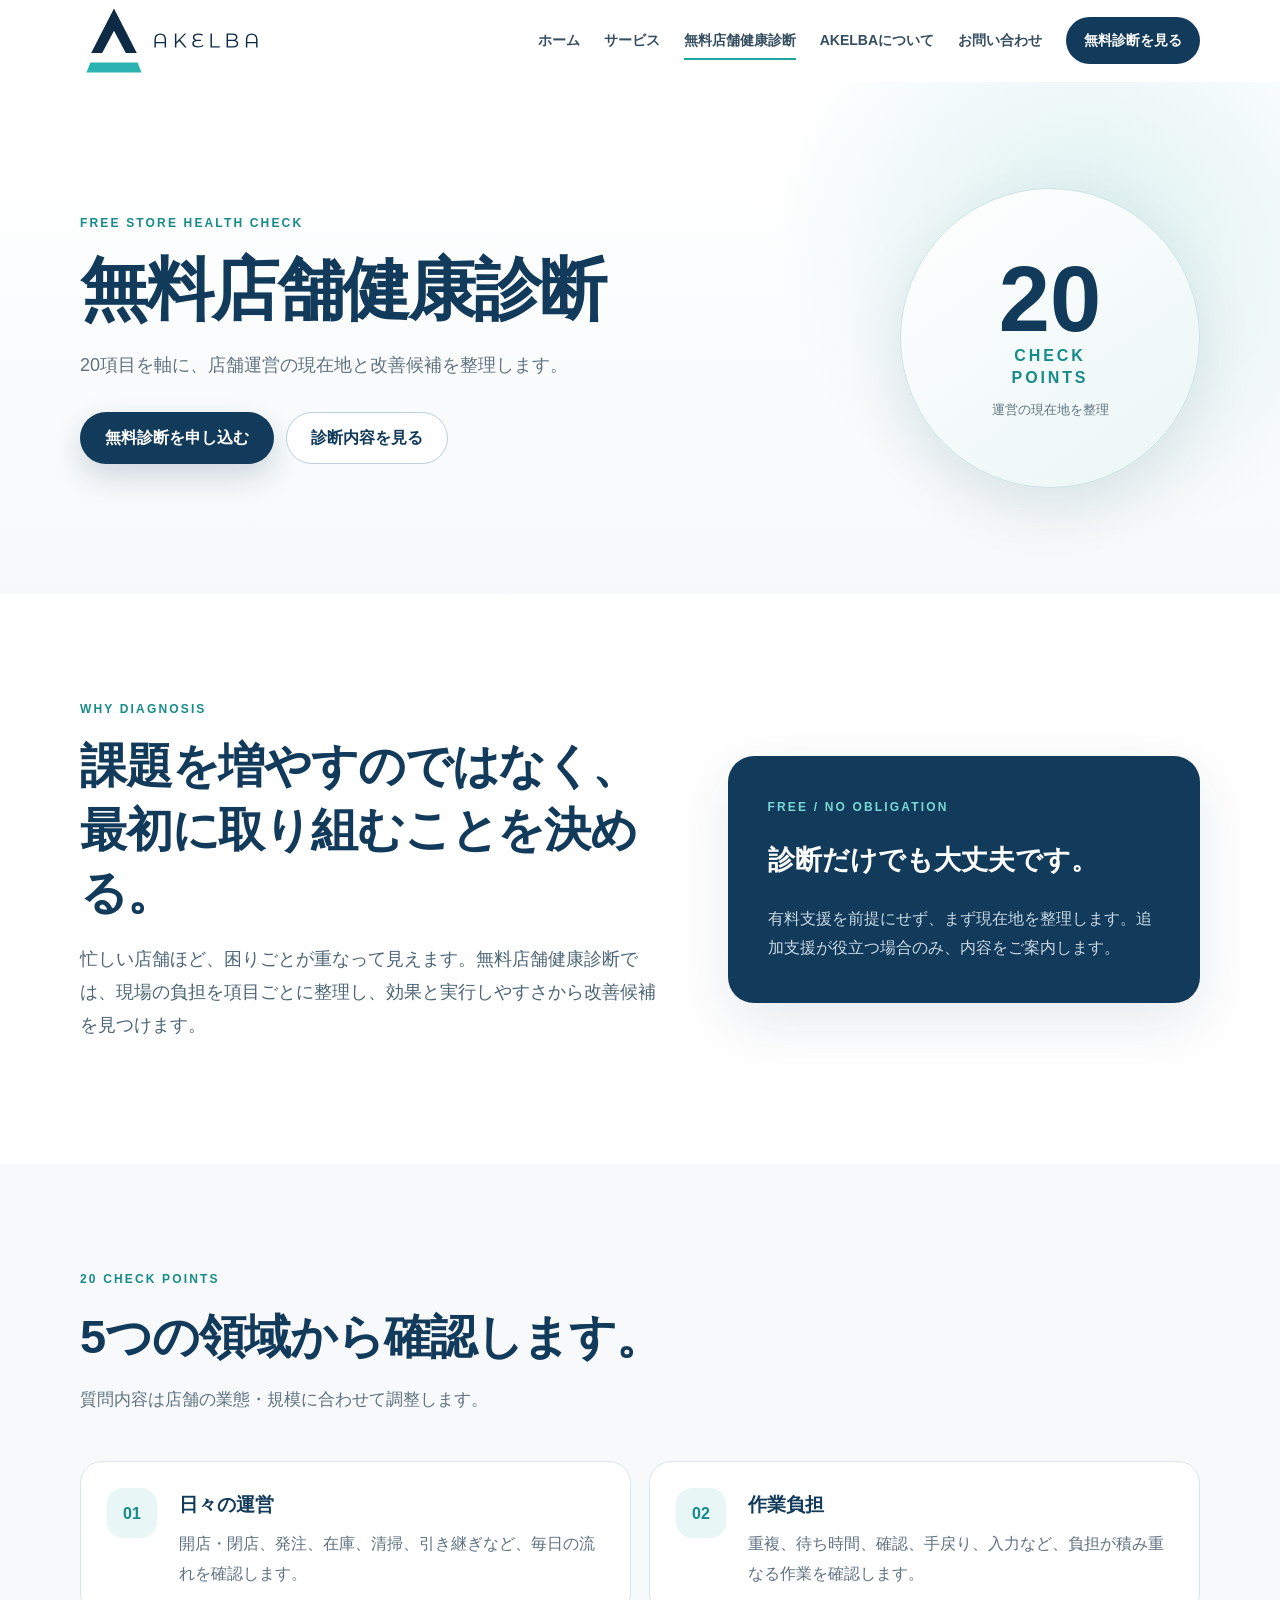
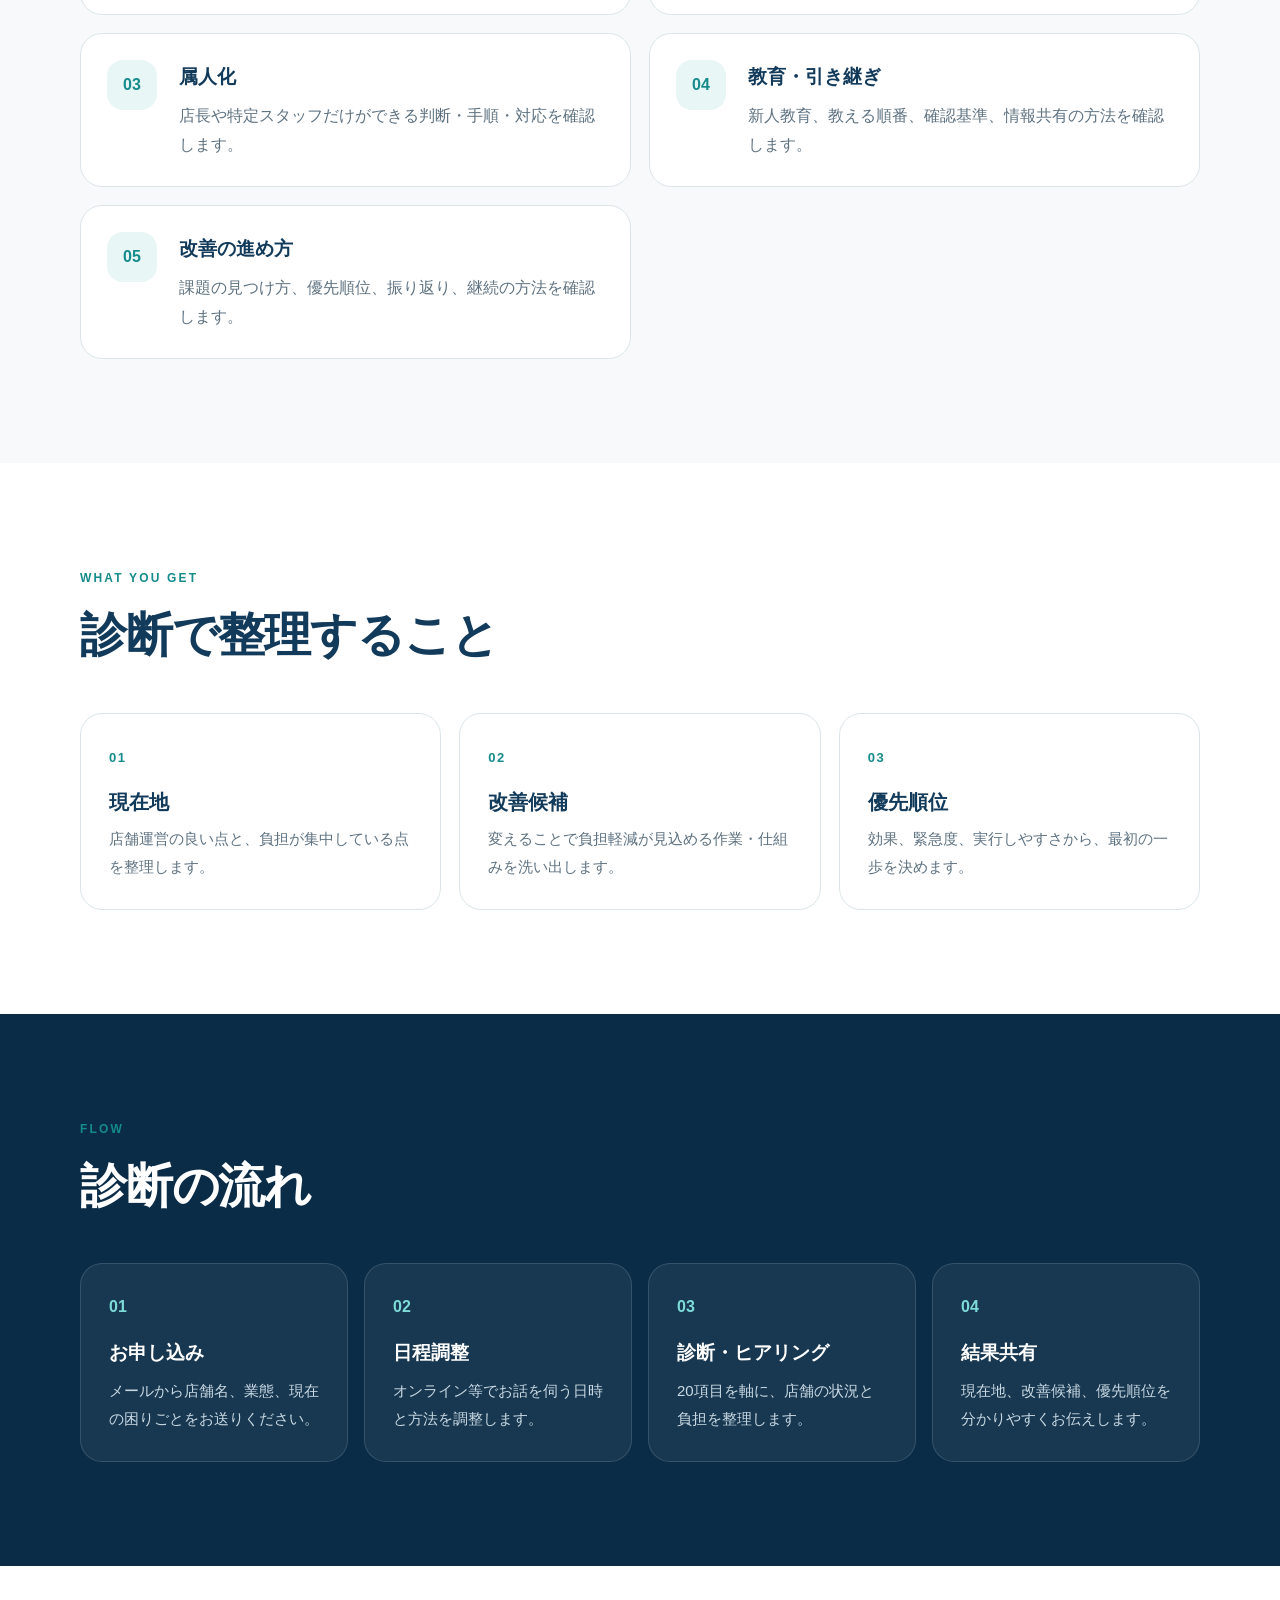
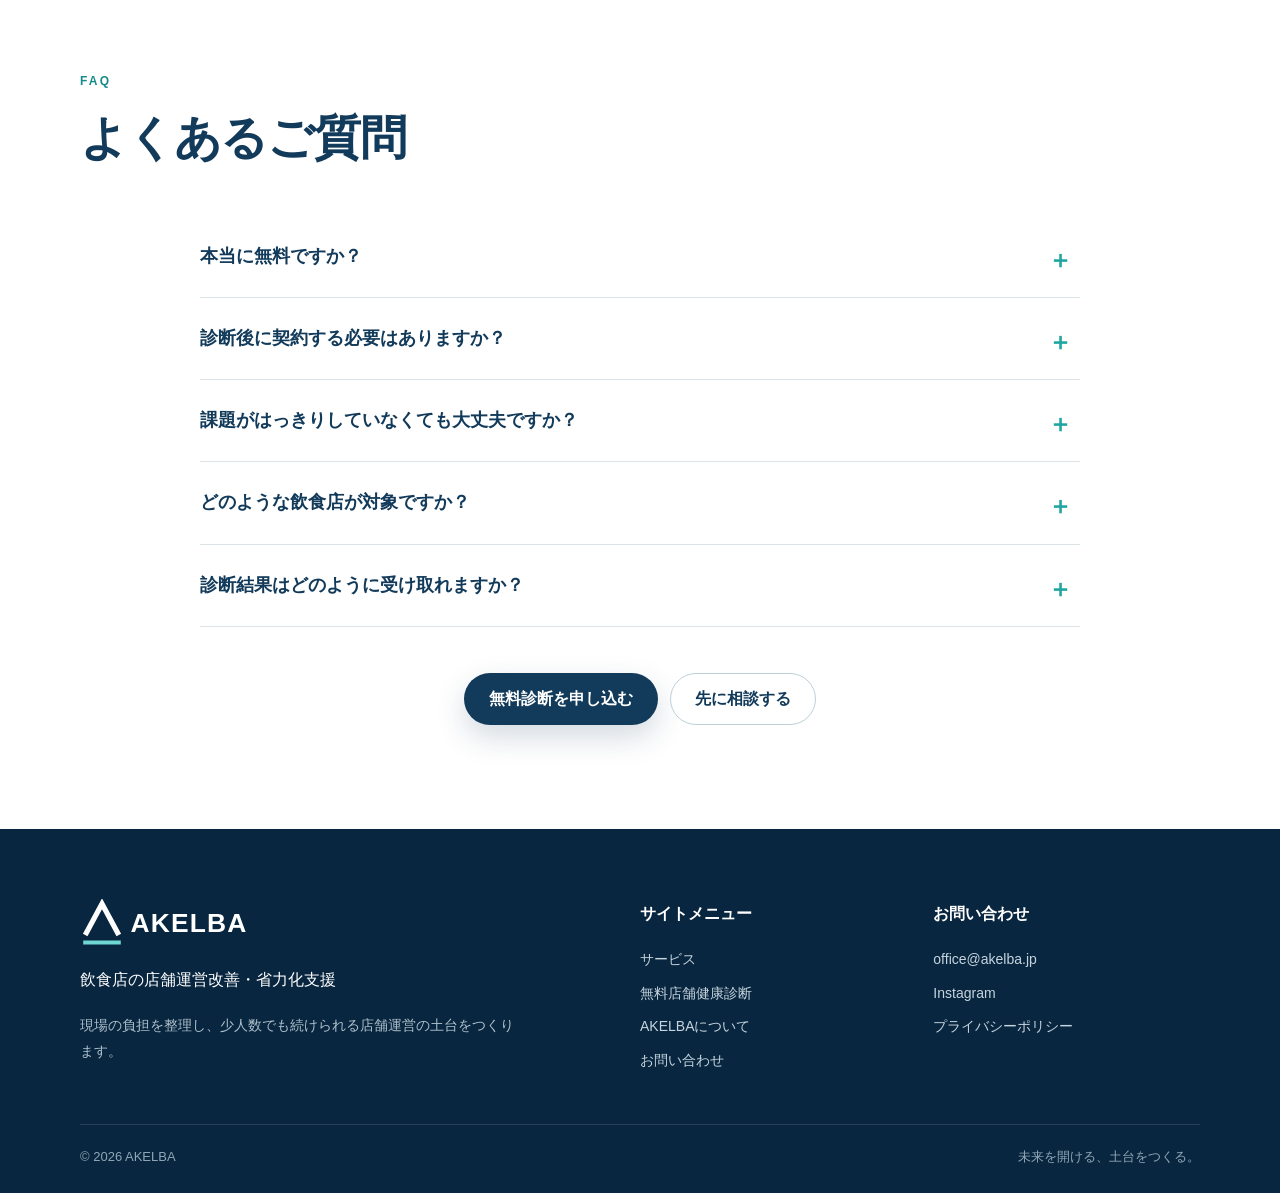
<file: diagnosis.html>
<!DOCTYPE html>
    <html lang="ja">
    <head>
      <meta charset="utf-8">
      <meta name="viewport" content="width=device-width, initial-scale=1, viewport-fit=cover">
      <title>無料店舗健康診断｜AKELBA</title>
      <meta name="description" content="20項目を軸に、店舗運営の負担・属人化・教育・改善候補を整理する無料店舗健康診断です。">
      <meta name="theme-color" content="#123a5a">
      <meta name="format-detection" content="telephone=no">
      <link rel="canonical" href="https://akelba.jp/diagnosis.html">
      <link rel="icon" href="assets/favicon.svg" type="image/svg+xml">
      <link rel="icon" href="assets/favicon-32.png" sizes="32x32" type="image/png">
      <link rel="apple-touch-icon" href="assets/apple-touch-icon.png">
      <link rel="manifest" href="site.webmanifest">
      <meta property="og:title" content="無料店舗健康診断｜AKELBA">
      <meta property="og:description" content="20項目を軸に、店舗運営の負担・属人化・教育・改善候補を整理する無料店舗健康診断です。">
      <meta property="og:image" content="https://akelba.jp/assets/og-image.png">
      <meta property="og:url" content="https://akelba.jp/diagnosis.html">
      <meta property="og:type" content="website">
      <meta property="og:site_name" content="AKELBA">
      <meta property="og:locale" content="ja_JP">
      <meta name="twitter:card" content="summary_large_image">
      <link rel="stylesheet" href="assets/styles.css">
      <script type="application/ld+json">{"@context":"https://schema.org","@type":"ProfessionalService","name":"AKELBA","url":"https://akelba.jp/","email":"office@akelba.jp","sameAs":["https://www.instagram.com/akelba.office/"],"description":"飲食店向け店舗運営改善・省力化支援","areaServed":"JP"}</script>
      <script type="application/ld+json">{"@context":"https://schema.org","@type":"FAQPage","mainEntity":[{"@type":"Question","name":"本当に無料ですか？","acceptedAnswer":{"@type":"Answer","text":"はい。無料店舗健康診断自体に費用はかかりません。"}},{"@type":"Question","name":"診断後に契約する必要はありますか？","acceptedAnswer":{"@type":"Answer","text":"ありません。診断結果を店舗内の改善に活用していただくだけでも大丈夫です。"}},{"@type":"Question","name":"課題がはっきりしていなくても大丈夫ですか？","acceptedAnswer":{"@type":"Answer","text":"大丈夫です。質問を通じて、困りごとと原因を分けながら整理します。"}}]}</script>
    </head>
    <body>
      <a class="skip-link" href="#main">本文へ移動</a>
<header class="site-header" data-header>
  <div class="container header-inner">
    <a class="brand" href="index.html" aria-label="AKELBA ホーム">
      <img class="brand-logo" src="assets/logo.svg" alt="AKELBA" width="184" height="48">
    </a>
    <button class="menu-button" type="button" aria-label="メニューを開く" aria-expanded="false" aria-controls="global-nav" data-menu-button>
      <span></span><span></span><span></span>
    </button>
    <nav id="global-nav" class="nav" aria-label="メインメニュー" data-nav>
      <a href="index.html">ホーム</a><a href="service.html">サービス</a><a href="diagnosis.html" aria-current="page">無料店舗健康診断</a><a href="about.html">AKELBAについて</a><a href="contact.html">お問い合わせ</a>
      <a class="nav-cta" href="diagnosis.html">無料診断を見る</a>
    </nav>
  </div>
</header>
      <main id="main">
        <section class="page-hero diagnosis-hero"><div class="container page-hero-inner"><div><p class="eyebrow">Free Store Health Check</p><h1>無料店舗健康診断</h1><p>20項目を軸に、店舗運営の現在地と改善候補を整理します。</p><div class="btn-row"><a class="btn btn-primary" data-mail-template="diagnosis" href="mailto:office@akelba.jp">無料診断を申し込む</a><a class="btn btn-secondary" href="#details">診断内容を見る</a></div></div><div class="diagnosis-score reveal" aria-hidden="true"><span>20</span><strong>CHECK<br>POINTS</strong><small>運営の現在地を整理</small></div></div></section>
<section class="section"><div class="container split-feature"><div class="reveal"><p class="eyebrow">Why Diagnosis</p><h2>課題を増やすのではなく、<br>最初に取り組むことを決める。</h2><p class="body-large">忙しい店舗ほど、困りごとが重なって見えます。無料店舗健康診断では、現場の負担を項目ごとに整理し、効果と実行しやすさから改善候補を見つけます。</p></div><div class="principle-card reveal"><p class="principle-kicker">FREE / NO OBLIGATION</p><blockquote>診断だけでも大丈夫です。</blockquote><p>有料支援を前提にせず、まず現在地を整理します。追加支援が役立つ場合のみ、内容をご案内します。</p></div></div></section>
<section id="details" class="section section-soft"><div class="container"><div class="section-head reveal"><p class="eyebrow">20 Check Points</p><h2>5つの領域から確認します。</h2><p>質問内容は店舗の業態・規模に合わせて調整します。</p></div><div class="diagnosis-areas"><article class="diagnosis-area reveal"><span>01</span><div><h3>日々の運営</h3><p>開店・閉店、発注、在庫、清掃、引き継ぎなど、毎日の流れを確認します。</p></div></article><article class="diagnosis-area reveal"><span>02</span><div><h3>作業負担</h3><p>重複、待ち時間、確認、手戻り、入力など、負担が積み重なる作業を確認します。</p></div></article><article class="diagnosis-area reveal"><span>03</span><div><h3>属人化</h3><p>店長や特定スタッフだけができる判断・手順・対応を確認します。</p></div></article><article class="diagnosis-area reveal"><span>04</span><div><h3>教育・引き継ぎ</h3><p>新人教育、教える順番、確認基準、情報共有の方法を確認します。</p></div></article><article class="diagnosis-area reveal"><span>05</span><div><h3>改善の進め方</h3><p>課題の見つけ方、優先順位、振り返り、継続の方法を確認します。</p></div></article></div></div></section>
<section class="section"><div class="container"><div class="section-head reveal"><p class="eyebrow">What You Get</p><h2>診断で整理すること</h2></div><div class="result-grid"><article class="result-card reveal"><span>01</span><h3>現在地</h3><p>店舗運営の良い点と、負担が集中している点を整理します。</p></article><article class="result-card reveal"><span>02</span><h3>改善候補</h3><p>変えることで負担軽減が見込める作業・仕組みを洗い出します。</p></article><article class="result-card reveal"><span>03</span><h3>優先順位</h3><p>効果、緊急度、実行しやすさから、最初の一歩を決めます。</p></article></div></div></section>
<section class="section section-navy"><div class="container"><div class="section-head section-head-light reveal"><p class="eyebrow">Flow</p><h2>診断の流れ</h2></div><div class="flow-grid"><article class="flow-card reveal"><span>01</span><h3>お申し込み</h3><p>メールから店舗名、業態、現在の困りごとをお送りください。</p></article><article class="flow-card reveal"><span>02</span><h3>日程調整</h3><p>オンライン等でお話を伺う日時と方法を調整します。</p></article><article class="flow-card reveal"><span>03</span><h3>診断・ヒアリング</h3><p>20項目を軸に、店舗の状況と負担を整理します。</p></article><article class="flow-card reveal"><span>04</span><h3>結果共有</h3><p>現在地、改善候補、優先順位を分かりやすくお伝えします。</p></article></div></div></section>
<section class="section"><div class="container"><div class="section-head reveal"><p class="eyebrow">FAQ</p><h2>よくあるご質問</h2></div><div class="faq-list"><details><summary>本当に無料ですか？</summary><p>はい。無料店舗健康診断自体に費用はかかりません。有料支援が役立つと判断した場合のみ、別途内容をご案内します。</p></details><details><summary>診断後に契約する必要はありますか？</summary><p>ありません。診断結果を店舗内の改善に活用していただくだけでも大丈夫です。</p></details><details><summary>課題がはっきりしていなくても大丈夫ですか？</summary><p>大丈夫です。質問を通じて、困りごとと原因を分けながら整理します。</p></details><details><summary>どのような飲食店が対象ですか？</summary><p>店舗規模や業態を問わず、現場の負担、属人化、教育、運営方法を見直したい店舗を想定しています。詳細はお問い合わせ時に確認します。</p></details><details><summary>診断結果はどのように受け取れますか？</summary><p>ヒアリング内容を整理し、オンライン等で共有することを想定しています。実施方法はお申し込み時にご案内します。</p></details></div><div class="center-actions reveal"><a class="btn btn-primary" data-mail-template="diagnosis" href="mailto:office@akelba.jp">無料診断を申し込む</a><a class="btn btn-secondary" href="contact.html">先に相談する</a></div></div></section>
      </main>
      <footer class="site-footer">
  <div class="container footer-grid">
    <div class="footer-brand">
      <img src="assets/logo-white.svg" alt="AKELBA" width="184" height="48">
      <p>飲食店の店舗運営改善・省力化支援</p>
      <p class="footer-note">現場の負担を整理し、少人数でも続けられる店舗運営の土台をつくります。</p>
    </div>
    <div>
      <strong>サイトメニュー</strong>
      <div class="footer-links">
        <a href="service.html">サービス</a>
        <a href="diagnosis.html">無料店舗健康診断</a>
        <a href="about.html">AKELBAについて</a>
        <a href="contact.html">お問い合わせ</a>
      </div>
    </div>
    <div>
      <strong>お問い合わせ</strong>
      <div class="footer-links">
        <a data-mail-template="general" href="mailto:office@akelba.jp">office@akelba.jp</a>
        <a data-instagram-link href="https://www.instagram.com/akelba.office/" target="_blank" rel="noopener noreferrer">Instagram</a>
        <a href="privacy.html">プライバシーポリシー</a>
      </div>
    </div>
  </div>
  <div class="container footer-bottom">
    <span>© <span data-year></span> AKELBA</span>
    <span>未来を開ける、土台をつくる。</span>
  </div>
</footer>
<script src="assets/config.js"></script>
<script src="assets/script.js" defer></script>
    </body>
    </html>
</file>
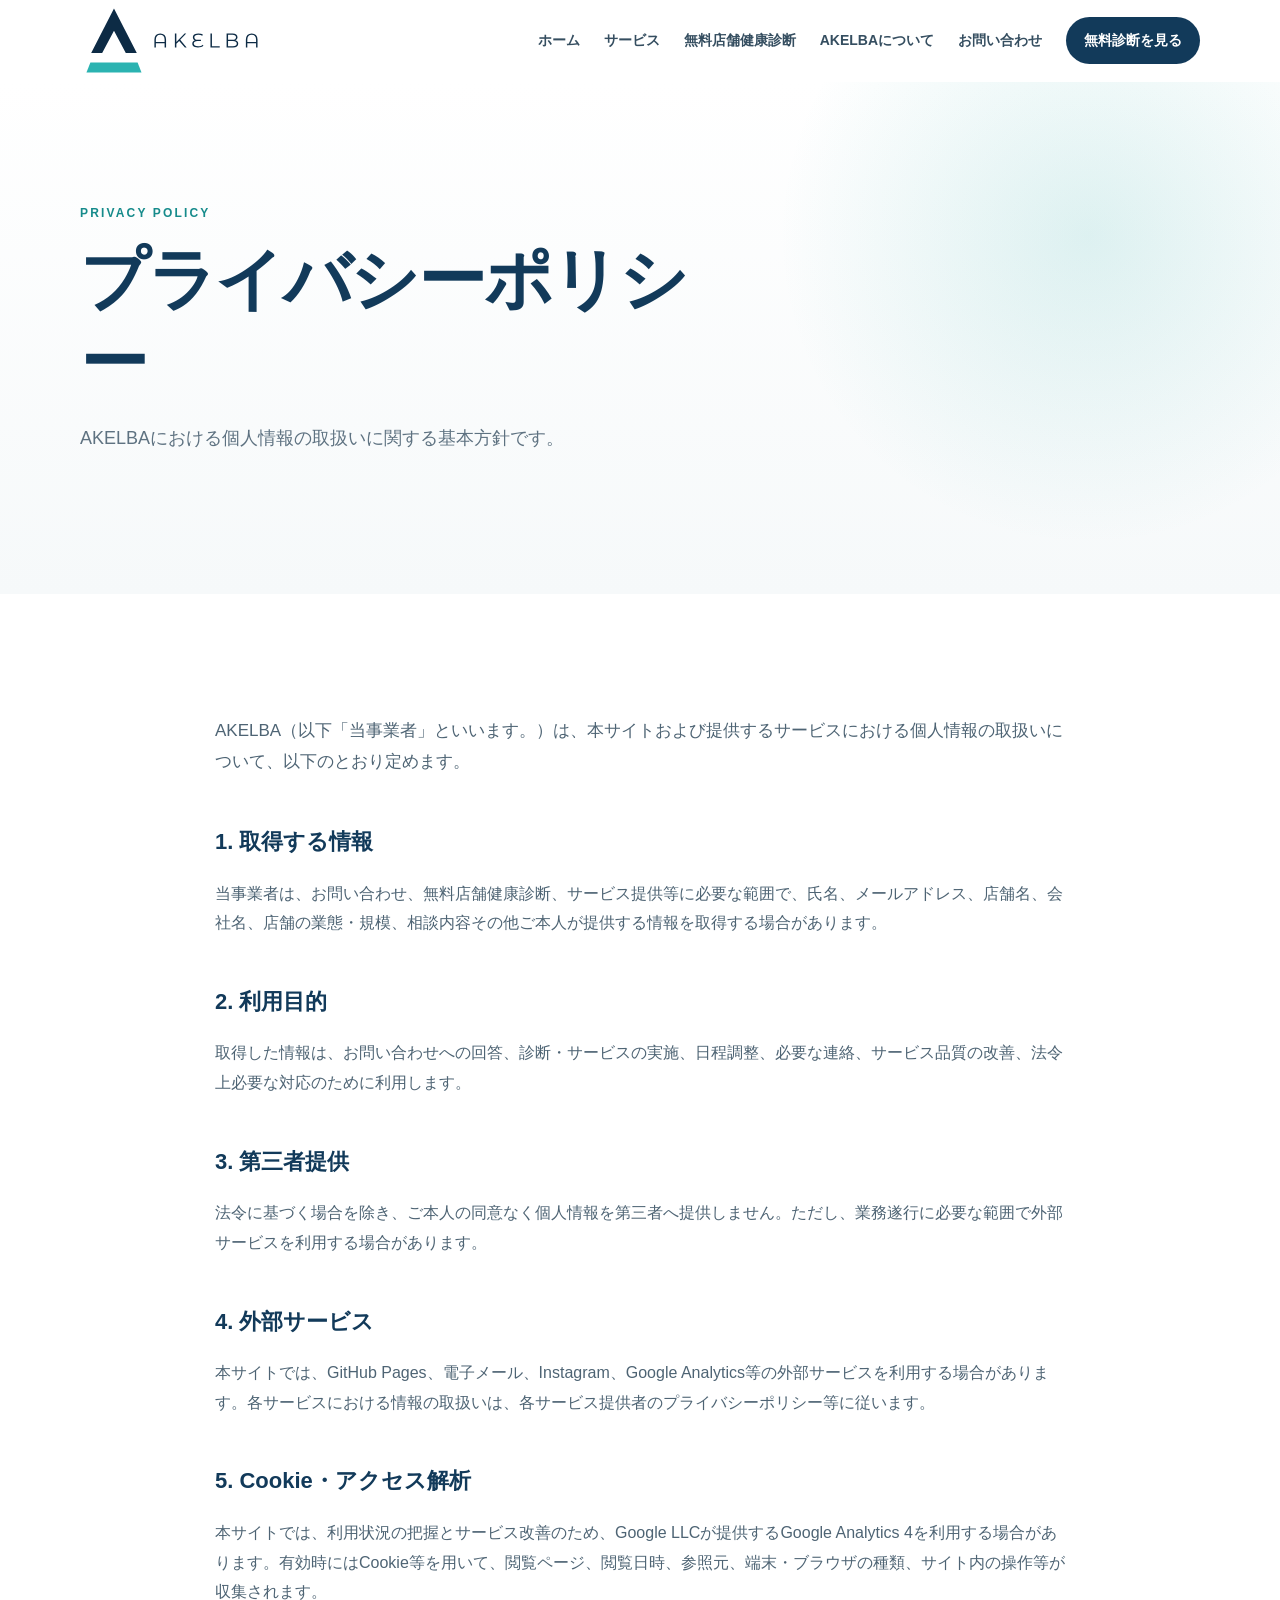
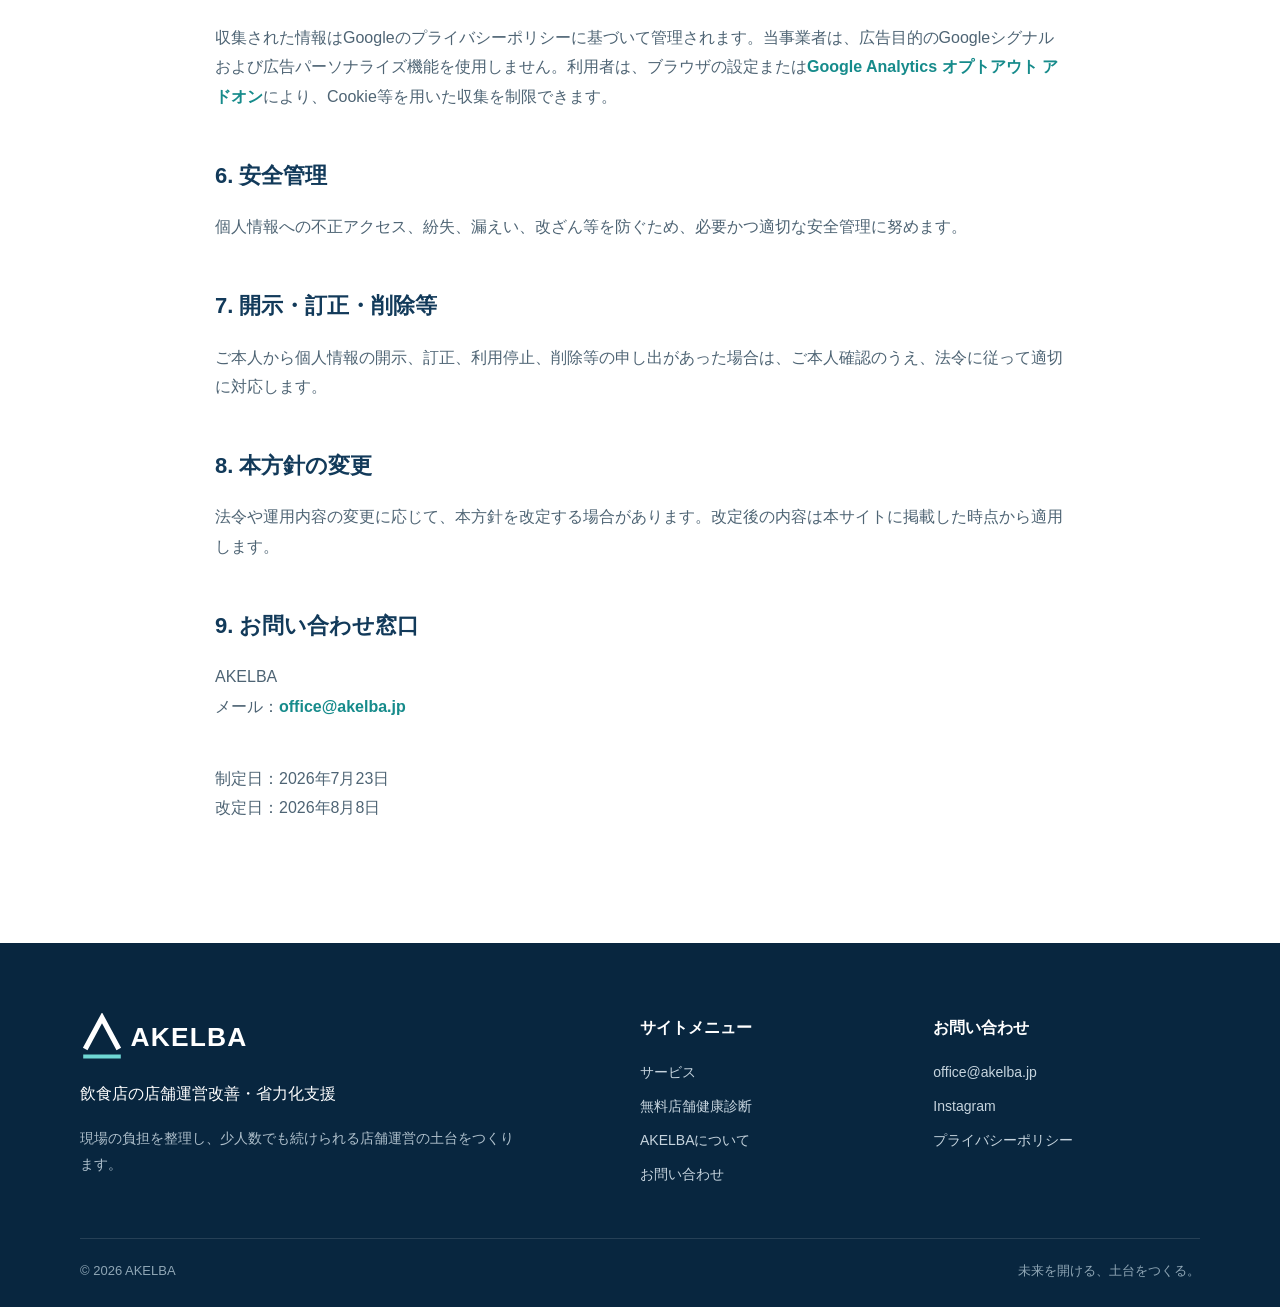
<file: privacy.html>
<!DOCTYPE html>
    <html lang="ja">
    <head>
      <meta charset="utf-8">
      <meta name="viewport" content="width=device-width, initial-scale=1, viewport-fit=cover">
      <title>プライバシーポリシー｜AKELBA</title>
      <meta name="description" content="AKELBAにおける個人情報の取扱いに関する基本方針です。">
      <meta name="theme-color" content="#123a5a">
      <meta name="format-detection" content="telephone=no">
      <link rel="canonical" href="https://akelba.jp/privacy.html">
      <link rel="icon" href="assets/favicon.svg" type="image/svg+xml">
      <link rel="icon" href="assets/favicon-32.png" sizes="32x32" type="image/png">
      <link rel="apple-touch-icon" href="assets/apple-touch-icon.png">
      <link rel="manifest" href="site.webmanifest">
      <meta property="og:title" content="プライバシーポリシー｜AKELBA">
      <meta property="og:description" content="AKELBAにおける個人情報の取扱いに関する基本方針です。">
      <meta property="og:image" content="https://akelba.jp/assets/og-image.png">
      <meta property="og:url" content="https://akelba.jp/privacy.html">
      <meta property="og:type" content="website">
      <meta property="og:site_name" content="AKELBA">
      <meta property="og:locale" content="ja_JP">
      <meta name="twitter:card" content="summary_large_image">
      <link rel="stylesheet" href="assets/styles.css">
      <script type="application/ld+json">{"@context":"https://schema.org","@type":"ProfessionalService","name":"AKELBA","url":"https://akelba.jp/","email":"office@akelba.jp","sameAs":["https://www.instagram.com/akelba.office/"],"description":"飲食店向け店舗運営改善・省力化支援","areaServed":"JP"}</script>

    </head>
    <body>
      <a class="skip-link" href="#main">本文へ移動</a>
<header class="site-header" data-header>
  <div class="container header-inner">
    <a class="brand" href="index.html" aria-label="AKELBA ホーム">
      <img class="brand-logo" src="assets/logo.svg" alt="AKELBA" width="184" height="48">
    </a>
    <button class="menu-button" type="button" aria-label="メニューを開く" aria-expanded="false" aria-controls="global-nav" data-menu-button>
      <span></span><span></span><span></span>
    </button>
    <nav id="global-nav" class="nav" aria-label="メインメニュー" data-nav>
      <a href="index.html">ホーム</a><a href="service.html">サービス</a><a href="diagnosis.html">無料店舗健康診断</a><a href="about.html">AKELBAについて</a><a href="contact.html">お問い合わせ</a>
      <a class="nav-cta" href="diagnosis.html">無料診断を見る</a>
    </nav>
  </div>
</header>
      <main id="main">
        <section class="page-hero"><div class="container page-hero-inner"><div><p class="eyebrow">Privacy Policy</p><h1>プライバシーポリシー</h1><p>AKELBAにおける個人情報の取扱いに関する基本方針です。</p></div></div></section>
<section class="section"><div class="container legal"><p>AKELBA（以下「当事業者」といいます。）は、本サイトおよび提供するサービスにおける個人情報の取扱いについて、以下のとおり定めます。</p><h2>1. 取得する情報</h2><p>当事業者は、お問い合わせ、無料店舗健康診断、サービス提供等に必要な範囲で、氏名、メールアドレス、店舗名、会社名、店舗の業態・規模、相談内容その他ご本人が提供する情報を取得する場合があります。</p><h2>2. 利用目的</h2><p>取得した情報は、お問い合わせへの回答、診断・サービスの実施、日程調整、必要な連絡、サービス品質の改善、法令上必要な対応のために利用します。</p><h2>3. 第三者提供</h2><p>法令に基づく場合を除き、ご本人の同意なく個人情報を第三者へ提供しません。ただし、業務遂行に必要な範囲で外部サービスを利用する場合があります。</p><h2>4. 外部サービス</h2><p>本サイトでは、GitHub Pages、電子メール、Instagram、Google Analytics等の外部サービスを利用する場合があります。各サービスにおける情報の取扱いは、各サービス提供者のプライバシーポリシー等に従います。</p><h2>5. Cookie・アクセス解析</h2><p>本サイトでは、利用状況の把握とサービス改善のため、Google LLCが提供するGoogle Analytics 4を利用する場合があります。有効時にはCookie等を用いて、閲覧ページ、閲覧日時、参照元、端末・ブラウザの種類、サイト内の操作等が収集されます。</p><p>収集された情報はGoogleのプライバシーポリシーに基づいて管理されます。当事業者は、広告目的のGoogleシグナルおよび広告パーソナライズ機能を使用しません。利用者は、ブラウザの設定または<a href="https://tools.google.com/dlpage/gaoptout?hl=ja" target="_blank" rel="noopener noreferrer">Google Analytics オプトアウト アドオン</a>により、Cookie等を用いた収集を制限できます。</p><h2>6. 安全管理</h2><p>個人情報への不正アクセス、紛失、漏えい、改ざん等を防ぐため、必要かつ適切な安全管理に努めます。</p><h2>7. 開示・訂正・削除等</h2><p>ご本人から個人情報の開示、訂正、利用停止、削除等の申し出があった場合は、ご本人確認のうえ、法令に従って適切に対応します。</p><h2>8. 本方針の変更</h2><p>法令や運用内容の変更に応じて、本方針を改定する場合があります。改定後の内容は本サイトに掲載した時点から適用します。</p><h2>9. お問い合わせ窓口</h2><p>AKELBA<br>メール：<a data-mail-template="general" href="mailto:office@akelba.jp">office@akelba.jp</a></p><p class="legal-date">制定日：2026年7月23日<br>改定日：2026年8月8日</p></div></section>
      </main>
      <footer class="site-footer">
  <div class="container footer-grid">
    <div class="footer-brand">
      <img src="assets/logo-white.svg" alt="AKELBA" width="184" height="48">
      <p>飲食店の店舗運営改善・省力化支援</p>
      <p class="footer-note">現場の負担を整理し、少人数でも続けられる店舗運営の土台をつくります。</p>
    </div>
    <div>
      <strong>サイトメニュー</strong>
      <div class="footer-links">
        <a href="service.html">サービス</a>
        <a href="diagnosis.html">無料店舗健康診断</a>
        <a href="about.html">AKELBAについて</a>
        <a href="contact.html">お問い合わせ</a>
      </div>
    </div>
    <div>
      <strong>お問い合わせ</strong>
      <div class="footer-links">
        <a data-mail-template="general" href="mailto:office@akelba.jp">office@akelba.jp</a>
        <a data-instagram-link href="https://www.instagram.com/akelba.office/" target="_blank" rel="noopener noreferrer">Instagram</a>
        <a href="privacy.html">プライバシーポリシー</a>
      </div>
    </div>
  </div>
  <div class="container footer-bottom">
    <span>© <span data-year></span> AKELBA</span>
    <span>未来を開ける、土台をつくる。</span>
  </div>
</footer>
<script src="assets/config.js"></script>
<script src="assets/script.js" defer></script>
    </body>
    </html>
</file>
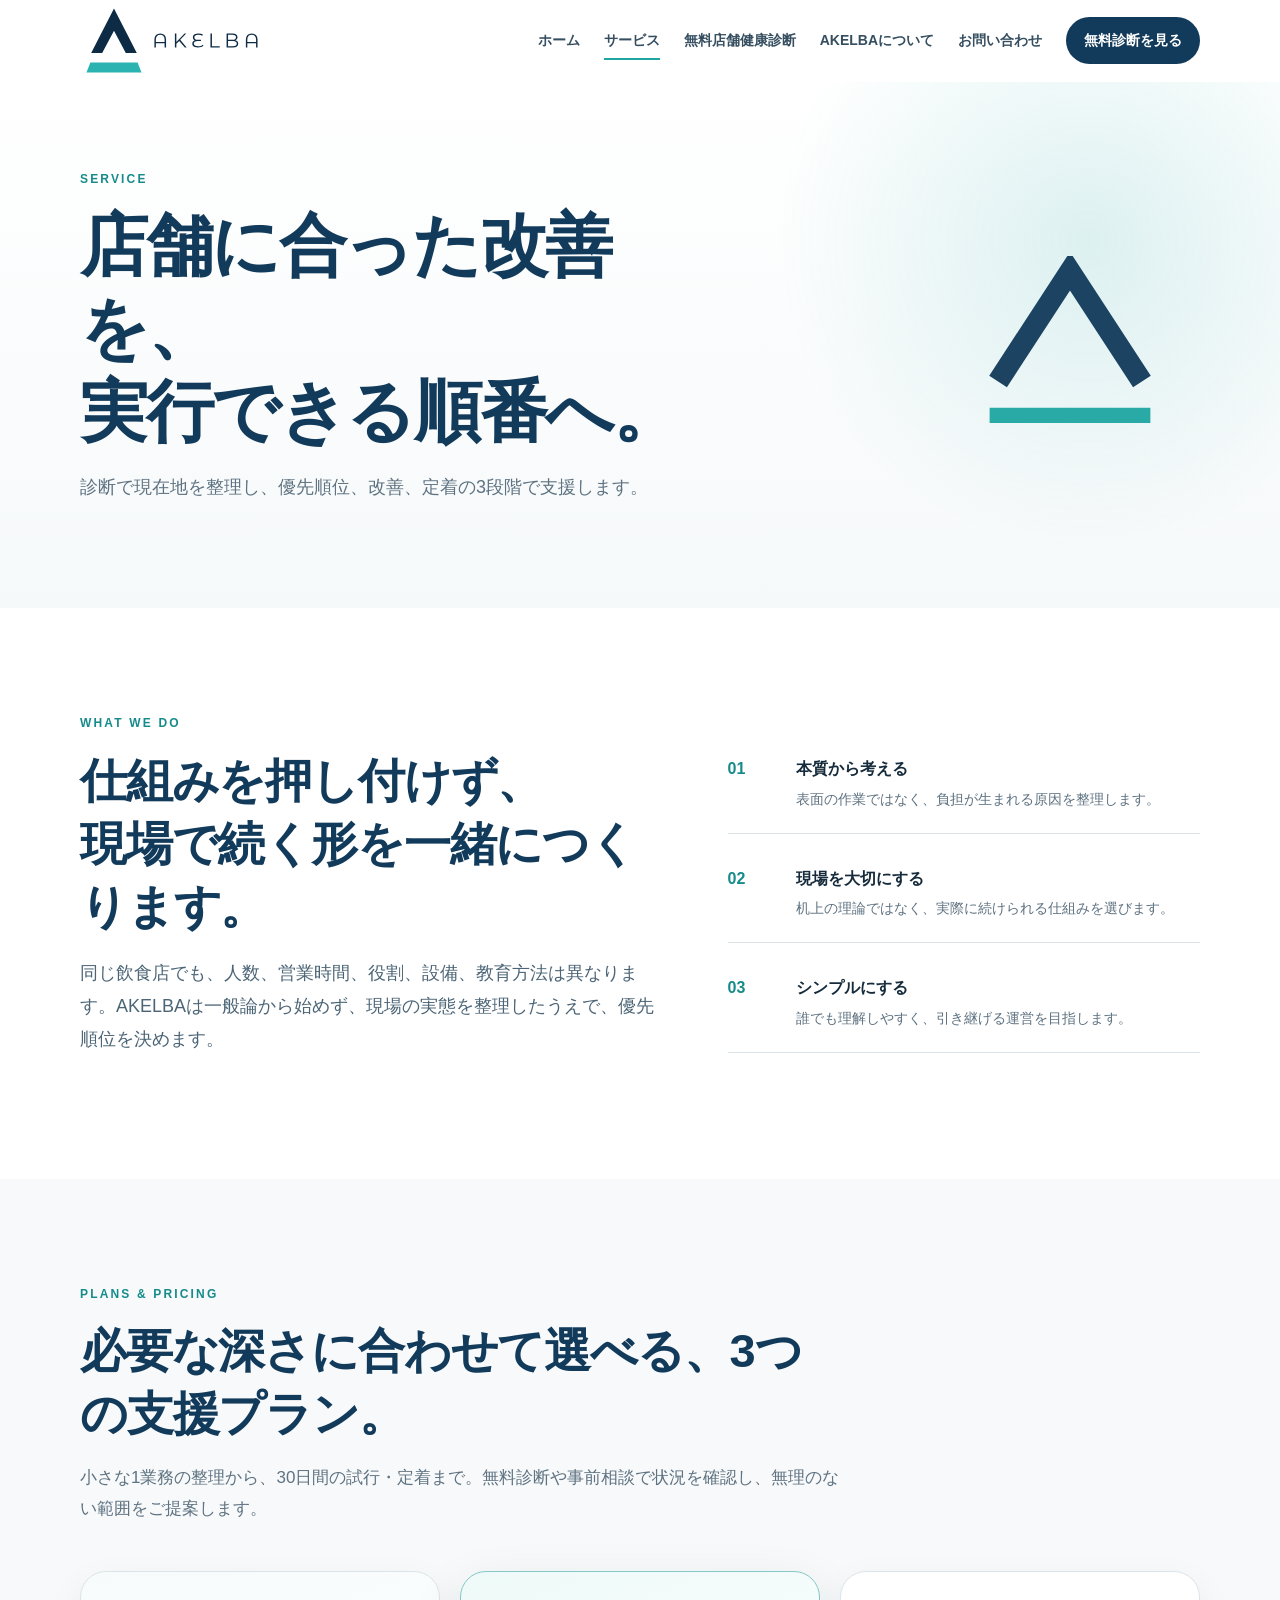
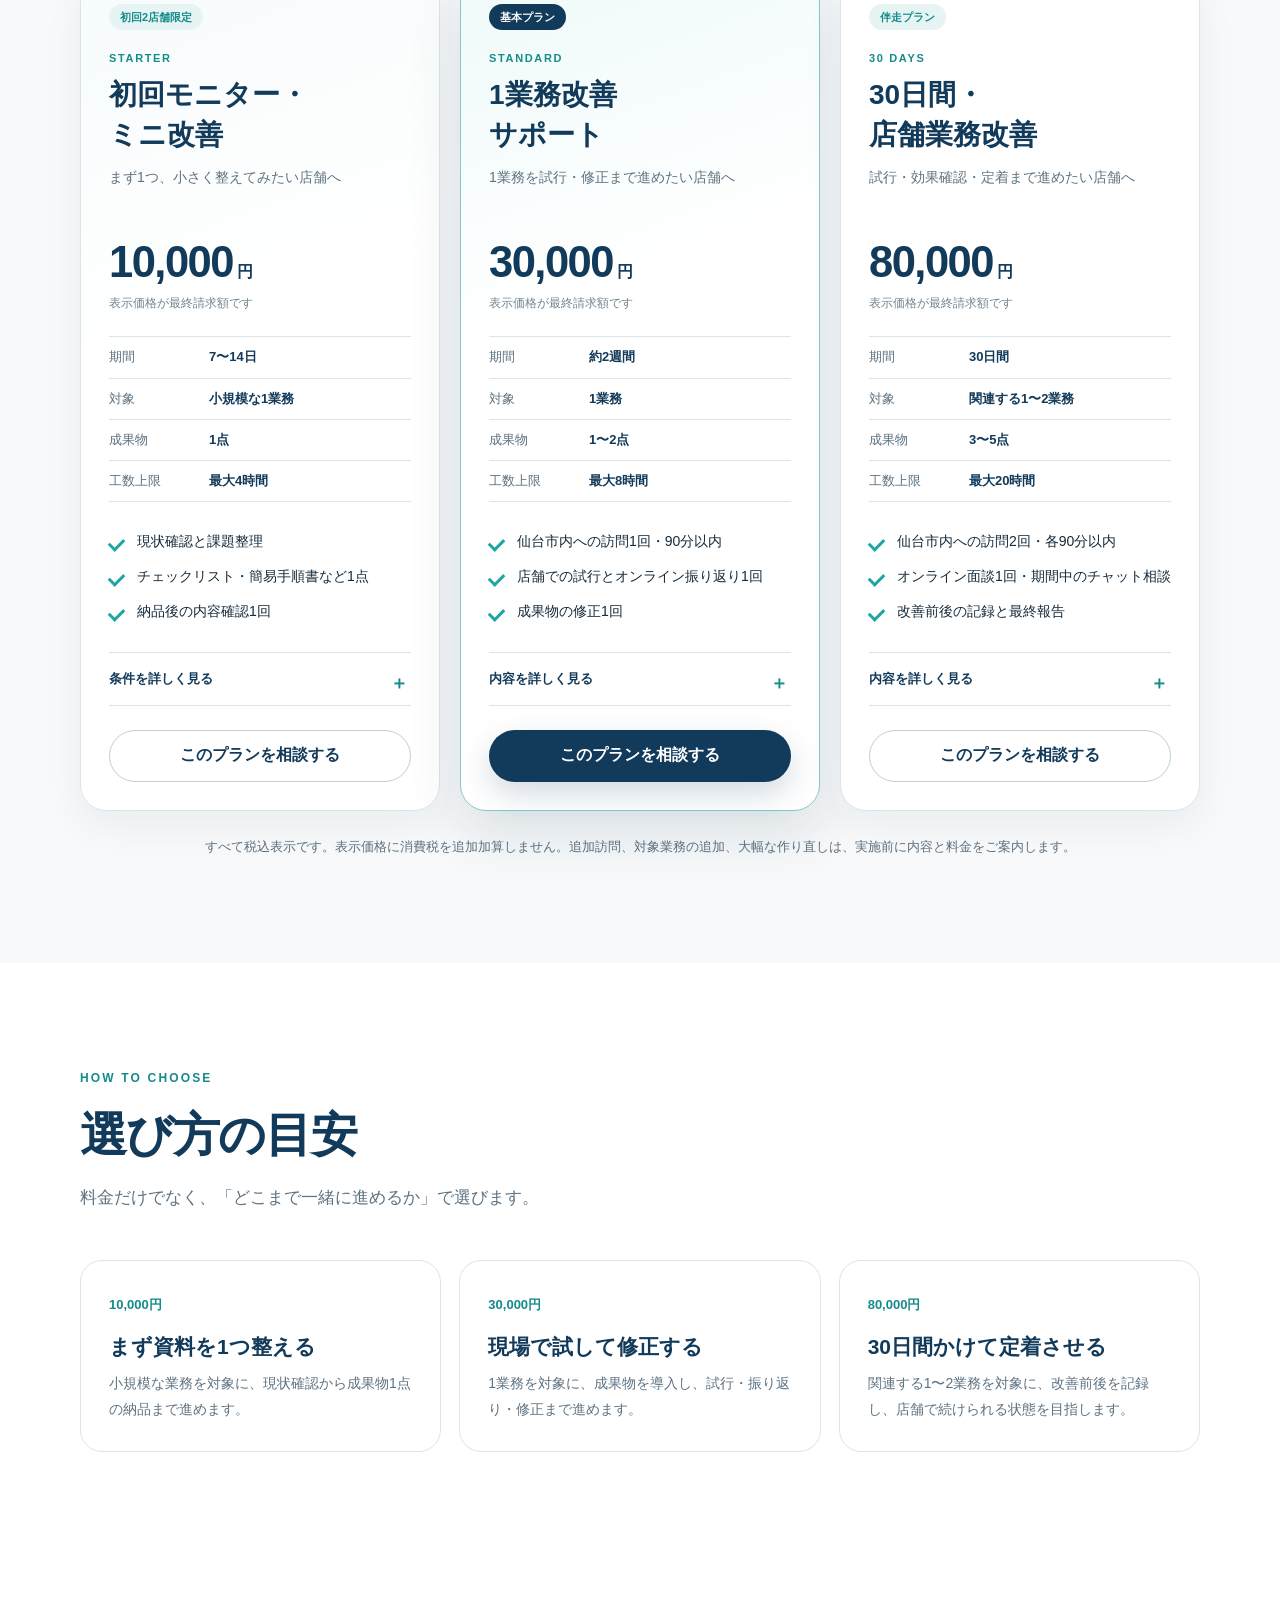
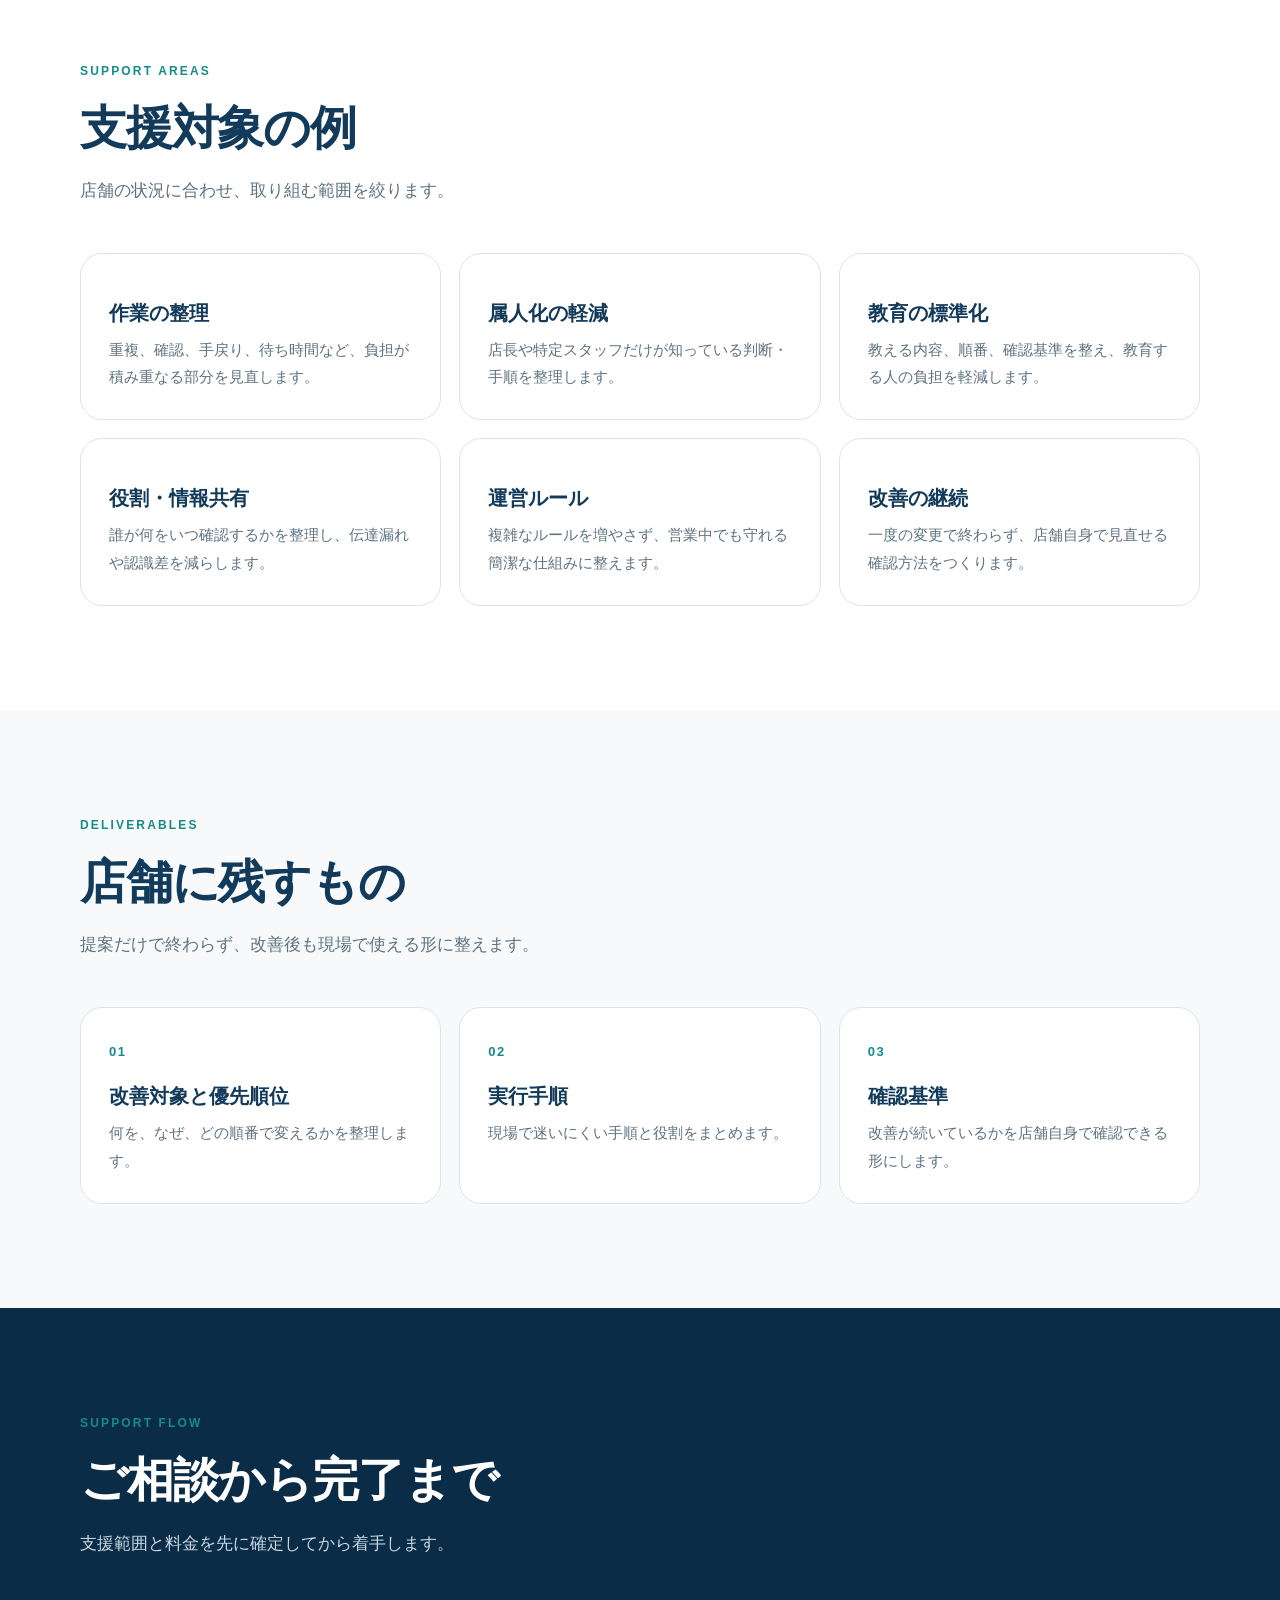
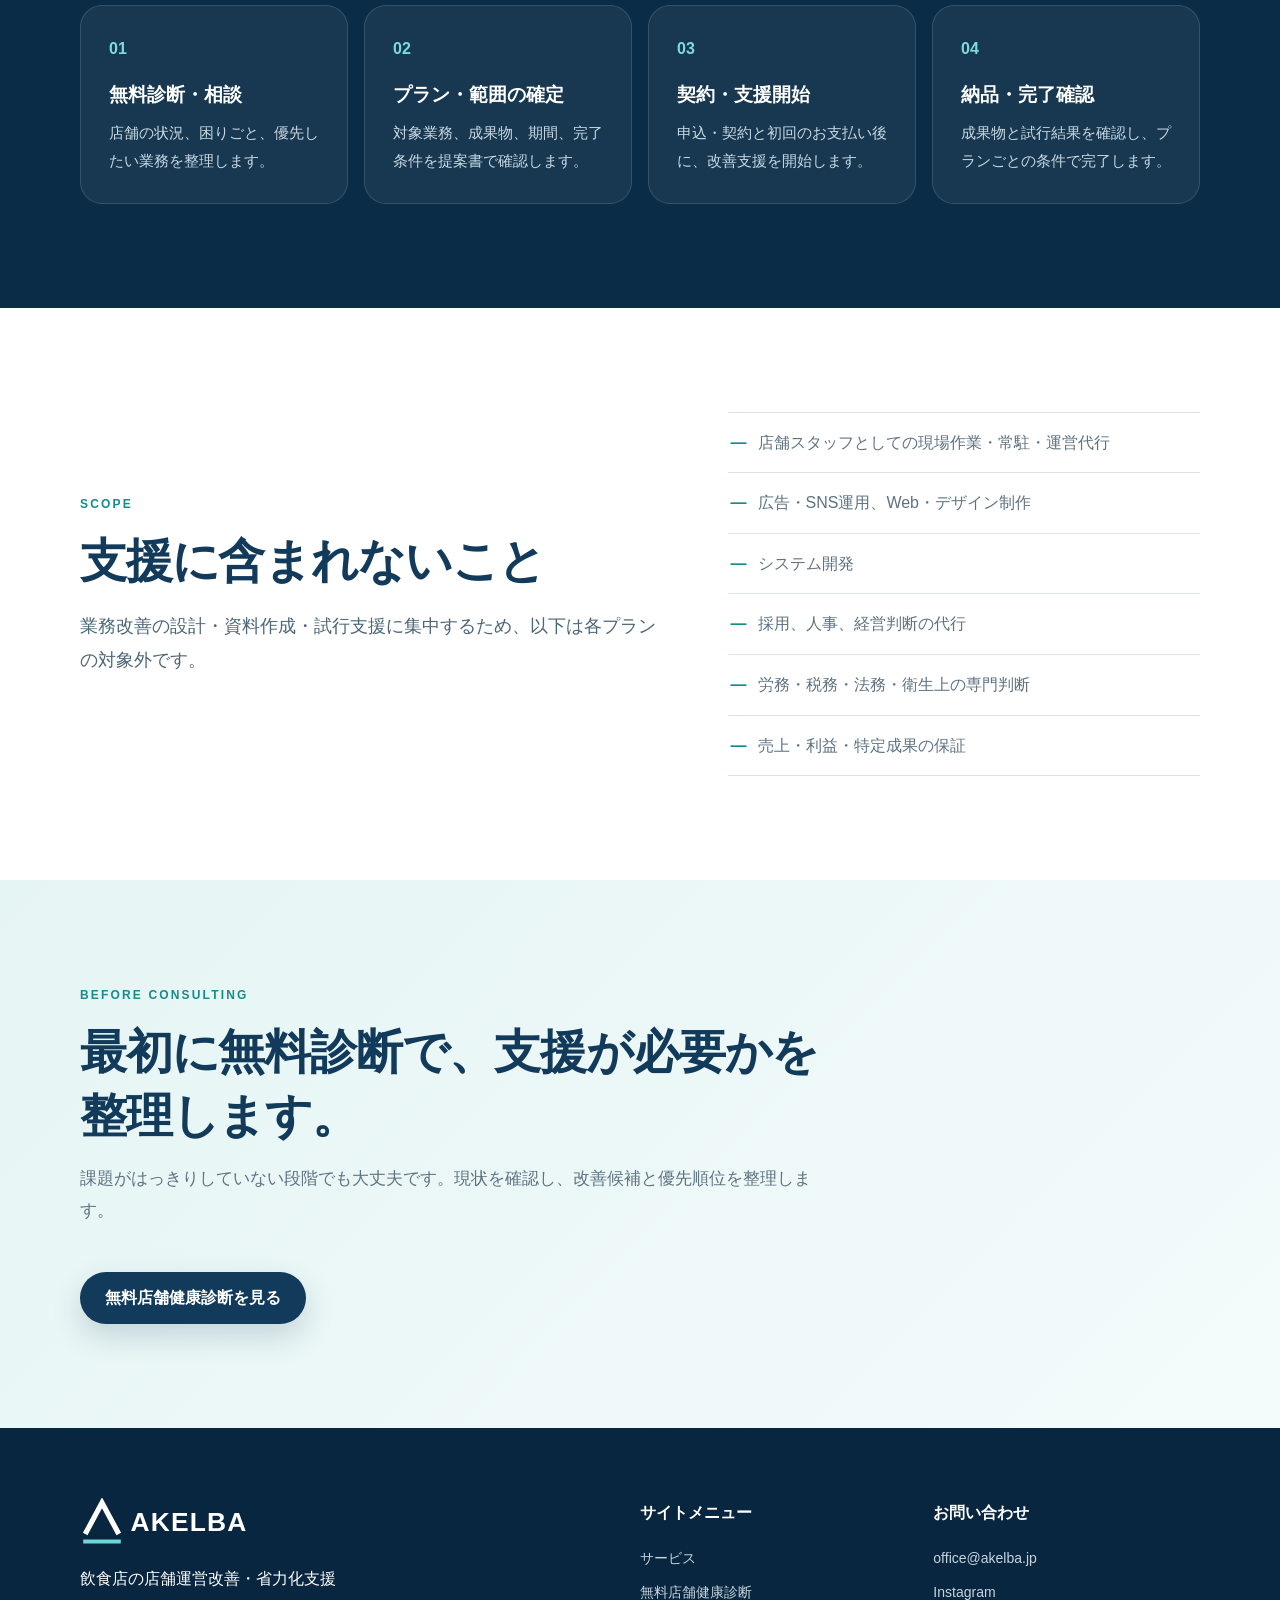
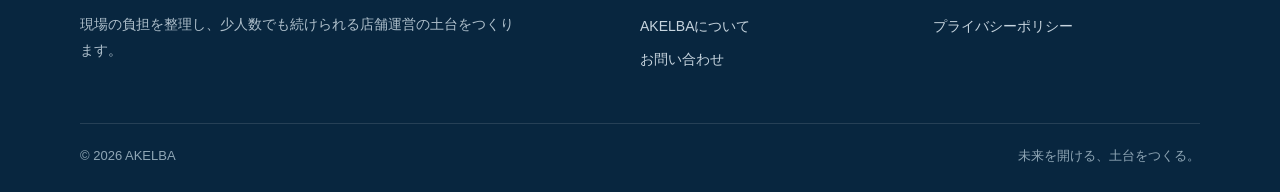
<file: service.html>
<!DOCTYPE html>
    <html lang="ja">
    <head>
      <meta charset="utf-8">
      <meta name="viewport" content="width=device-width, initial-scale=1, viewport-fit=cover">
      <title>サービス｜AKELBA</title>
      <meta name="description" content="無料店舗健康診断と3つの店舗業務改善プランを通じて、飲食店の運営改善と省力化を支援します。">
      <meta name="theme-color" content="#123a5a">
      <meta name="format-detection" content="telephone=no">
      <link rel="canonical" href="https://akelba.jp/service.html">
      <link rel="icon" href="assets/favicon.svg" type="image/svg+xml">
      <link rel="icon" href="assets/favicon-32.png" sizes="32x32" type="image/png">
      <link rel="apple-touch-icon" href="assets/apple-touch-icon.png">
      <link rel="manifest" href="site.webmanifest">
      <meta property="og:title" content="サービス｜AKELBA">
      <meta property="og:description" content="無料店舗健康診断と3つの店舗業務改善プランを通じて、飲食店の運営改善と省力化を支援します。">
      <meta property="og:image" content="https://akelba.jp/assets/og-image.png">
      <meta property="og:url" content="https://akelba.jp/service.html">
      <meta property="og:type" content="website">
      <meta property="og:site_name" content="AKELBA">
      <meta property="og:locale" content="ja_JP">
      <meta name="twitter:card" content="summary_large_image">
      <link rel="stylesheet" href="assets/styles.css">
      <link rel="stylesheet" href="assets/pricing.css">
      <script type="application/ld+json">{"@context":"https://schema.org","@type":"ProfessionalService","name":"AKELBA","url":"https://akelba.jp/","email":"office@akelba.jp","sameAs":["https://www.instagram.com/akelba.office/"],"description":"飲食店向け店舗運営改善・省力化支援","areaServed":"JP"}</script>
      <script type="application/ld+json">{"@context":"https://schema.org","@type":"OfferCatalog","name":"AKELBA 店舗業務改善支援","itemListElement":[{"@type":"Offer","name":"初回モニター・ミニ改善","price":"10000","priceCurrency":"JPY"},{"@type":"Offer","name":"1業務改善サポート","price":"30000","priceCurrency":"JPY"},{"@type":"Offer","name":"30日間・店舗業務改善","price":"80000","priceCurrency":"JPY"}]}</script>

    </head>
    <body>
      <a class="skip-link" href="#main">本文へ移動</a>
<header class="site-header" data-header>
  <div class="container header-inner">
    <a class="brand" href="index.html" aria-label="AKELBA ホーム">
      <img class="brand-logo" src="assets/logo.svg" alt="AKELBA" width="184" height="48">
    </a>
    <button class="menu-button" type="button" aria-label="メニューを開く" aria-expanded="false" aria-controls="global-nav" data-menu-button>
      <span></span><span></span><span></span>
    </button>
    <nav id="global-nav" class="nav" aria-label="メインメニュー" data-nav>
      <a href="index.html">ホーム</a><a href="service.html" aria-current="page">サービス</a><a href="diagnosis.html">無料店舗健康診断</a><a href="about.html">AKELBAについて</a><a href="contact.html">お問い合わせ</a>
      <a class="nav-cta" href="diagnosis.html">無料診断を見る</a>
    </nav>
  </div>
</header>
      <main id="main">
        <section class="page-hero"><div class="container page-hero-inner"><div><p class="eyebrow">Service</p><h1>店舗に合った改善を、<br>実行できる順番へ。</h1><p>診断で現在地を整理し、優先順位、改善、定着の3段階で支援します。</p></div><div class="page-symbol" aria-hidden="true"><img src="assets/mark.svg" alt="" width="220" height="180"></div></div></section>
<section class="section"><div class="container split-feature"><div class="reveal"><p class="eyebrow">What We Do</p><h2>仕組みを押し付けず、<br>現場で続く形を一緒につくります。</h2><p class="body-large">同じ飲食店でも、人数、営業時間、役割、設備、教育方法は異なります。AKELBAは一般論から始めず、現場の実態を整理したうえで、優先順位を決めます。</p></div><div class="value-list reveal"><div><b>01</b><span><strong>本質から考える</strong><small>表面の作業ではなく、負担が生まれる原因を整理します。</small></span></div><div><b>02</b><span><strong>現場を大切にする</strong><small>机上の理論ではなく、実際に続けられる仕組みを選びます。</small></span></div><div><b>03</b><span><strong>シンプルにする</strong><small>誰でも理解しやすく、引き継げる運営を目指します。</small></span></div></div></div></section>
<section id="plans" class="section section-soft plans-section">
  <div class="container">
    <div class="section-head reveal">
      <p class="eyebrow">Plans &amp; Pricing</p>
      <h2>必要な深さに合わせて選べる、3つの支援プラン。</h2>
      <p>小さな1業務の整理から、30日間の試行・定着まで。無料診断や事前相談で状況を確認し、無理のない範囲をご提案します。</p>
    </div>
    <div class="plan-grid">
      <article class="plan-card plan-card-monitor reveal">
        <div class="plan-badge">初回2店舗限定</div>
        <p class="plan-kicker">STARTER</p>
        <h3>初回モニター・<br>ミニ改善</h3>
        <p class="plan-fit">まず1つ、小さく整えてみたい店舗へ</p>
        <p class="plan-price"><strong>10,000</strong><span>円</span></p>
        <p class="plan-price-note">表示価格が最終請求額です</p>
        <dl class="plan-facts">
          <div><dt>期間</dt><dd>7〜14日</dd></div>
          <div><dt>対象</dt><dd>小規模な1業務</dd></div>
          <div><dt>成果物</dt><dd>1点</dd></div>
          <div><dt>工数上限</dt><dd>最大4時間</dd></div>
        </dl>
        <ul class="check-list plan-includes">
          <li>現状確認と課題整理</li>
          <li>チェックリスト・簡易手順書など1点</li>
          <li>納品後の内容確認1回</li>
        </ul>
        <details class="plan-details">
          <summary>条件を詳しく見る</summary>
          <div>
            <p>仙台市内への訪問60分以内、またはオンラインで現状を確認します。</p>
            <p><strong>お支払い：</strong>契約時に全額前払い</p>
            <p><strong>モニター条件：</strong>実績掲載、アンケート、改善前後の確認にご協力いただける最初の2店舗が対象です。</p>
          </div>
        </details>
        <a class="btn btn-secondary" href="contact.html">このプランを相談する</a>
      </article>

      <article class="plan-card plan-card-featured reveal">
        <div class="plan-badge">基本プラン</div>
        <p class="plan-kicker">STANDARD</p>
        <h3>1業務改善<br>サポート</h3>
        <p class="plan-fit">1業務を試行・修正まで進めたい店舗へ</p>
        <p class="plan-price"><strong>30,000</strong><span>円</span></p>
        <p class="plan-price-note">表示価格が最終請求額です</p>
        <dl class="plan-facts">
          <div><dt>期間</dt><dd>約2週間</dd></div>
          <div><dt>対象</dt><dd>1業務</dd></div>
          <div><dt>成果物</dt><dd>1〜2点</dd></div>
          <div><dt>工数上限</dt><dd>最大8時間</dd></div>
        </dl>
        <ul class="check-list plan-includes">
          <li>仙台市内への訪問1回・90分以内</li>
          <li>店舗での試行とオンライン振り返り1回</li>
          <li>成果物の修正1回</li>
        </ul>
        <details class="plan-details">
          <summary>内容を詳しく見る</summary>
          <div>
            <p>現状確認、課題整理、改善案の作成、資料導入、店舗での試行、振り返りまで支援します。</p>
            <p><strong>お支払い：</strong>契約時に全額前払い</p>
            <p><strong>完了：</strong>成果物の納品、試行結果の確認、店舗からの受領確認をもって完了します。</p>
          </div>
        </details>
        <a class="btn btn-primary" href="contact.html">このプランを相談する</a>
      </article>

      <article class="plan-card reveal">
        <div class="plan-badge">伴走プラン</div>
        <p class="plan-kicker">30 DAYS</p>
        <h3>30日間・<br>店舗業務改善</h3>
        <p class="plan-fit">試行・効果確認・定着まで進めたい店舗へ</p>
        <p class="plan-price"><strong>80,000</strong><span>円</span></p>
        <p class="plan-price-note">表示価格が最終請求額です</p>
        <dl class="plan-facts">
          <div><dt>期間</dt><dd>30日間</dd></div>
          <div><dt>対象</dt><dd>関連する1〜2業務</dd></div>
          <div><dt>成果物</dt><dd>3〜5点</dd></div>
          <div><dt>工数上限</dt><dd>最大20時間</dd></div>
        </dl>
        <ul class="check-list plan-includes">
          <li>仙台市内への訪問2回・各90分以内</li>
          <li>オンライン面談1回・期間中のチャット相談</li>
          <li>改善前後の記録と最終報告</li>
        </ul>
        <details class="plan-details">
          <summary>内容を詳しく見る</summary>
          <div>
            <p>現状測定、改善設計、現場試行、軽微な修正、改善後の確認まで30日間伴走します。</p>
            <p><strong>お支払い：</strong>開始時40,000円・完了時40,000円</p>
            <p><strong>完了：</strong>最終版の納品、改善前後の記録、店舗だけで継続できる状態の確認をもって完了します。</p>
          </div>
        </details>
        <a class="btn btn-secondary" href="contact.html">このプランを相談する</a>
      </article>
    </div>
    <p class="price-note reveal">すべて税込表示です。表示価格に消費税を追加加算しません。追加訪問、対象業務の追加、大幅な作り直しは、実施前に内容と料金をご案内します。</p>
  </div>
</section>

<section class="section plan-guide-section">
  <div class="container">
    <div class="section-head reveal"><p class="eyebrow">How to Choose</p><h2>選び方の目安</h2><p>料金だけでなく、「どこまで一緒に進めるか」で選びます。</p></div>
    <div class="guide-grid">
      <article class="guide-card reveal"><span>10,000円</span><h3>まず資料を1つ整える</h3><p>小規模な業務を対象に、現状確認から成果物1点の納品まで進めます。</p></article>
      <article class="guide-card reveal"><span>30,000円</span><h3>現場で試して修正する</h3><p>1業務を対象に、成果物を導入し、試行・振り返り・修正まで進めます。</p></article>
      <article class="guide-card reveal"><span>80,000円</span><h3>30日間かけて定着させる</h3><p>関連する1〜2業務を対象に、改善前後を記録し、店舗で続けられる状態を目指します。</p></article>
    </div>
  </div>
</section>
<section class="section"><div class="container"><div class="section-head reveal"><p class="eyebrow">Support Areas</p><h2>支援対象の例</h2><p>店舗の状況に合わせ、取り組む範囲を絞ります。</p></div><div class="support-grid"><article class="support-card reveal"><h3>作業の整理</h3><p>重複、確認、手戻り、待ち時間など、負担が積み重なる部分を見直します。</p></article><article class="support-card reveal"><h3>属人化の軽減</h3><p>店長や特定スタッフだけが知っている判断・手順を整理します。</p></article><article class="support-card reveal"><h3>教育の標準化</h3><p>教える内容、順番、確認基準を整え、教育する人の負担を軽減します。</p></article><article class="support-card reveal"><h3>役割・情報共有</h3><p>誰が何をいつ確認するかを整理し、伝達漏れや認識差を減らします。</p></article><article class="support-card reveal"><h3>運営ルール</h3><p>複雑なルールを増やさず、営業中でも守れる簡潔な仕組みに整えます。</p></article><article class="support-card reveal"><h3>改善の継続</h3><p>一度の変更で終わらず、店舗自身で見直せる確認方法をつくります。</p></article></div></div></section>
<section class="section section-soft"><div class="container"><div class="section-head reveal"><p class="eyebrow">Deliverables</p><h2>店舗に残すもの</h2><p>提案だけで終わらず、改善後も現場で使える形に整えます。</p></div><div class="deliverable-grid"><div class="deliverable reveal"><span>01</span><h3>改善対象と優先順位</h3><p>何を、なぜ、どの順番で変えるかを整理します。</p></div><div class="deliverable reveal"><span>02</span><h3>実行手順</h3><p>現場で迷いにくい手順と役割をまとめます。</p></div><div class="deliverable reveal"><span>03</span><h3>確認基準</h3><p>改善が続いているかを店舗自身で確認できる形にします。</p></div></div></div></section>
<section class="section section-navy">
  <div class="container">
    <div class="section-head section-head-light reveal"><p class="eyebrow">Support Flow</p><h2>ご相談から完了まで</h2><p>支援範囲と料金を先に確定してから着手します。</p></div>
    <div class="plan-flow-grid">
      <article class="flow-card reveal"><span>01</span><h3>無料診断・相談</h3><p>店舗の状況、困りごと、優先したい業務を整理します。</p></article>
      <article class="flow-card reveal"><span>02</span><h3>プラン・範囲の確定</h3><p>対象業務、成果物、期間、完了条件を提案書で確認します。</p></article>
      <article class="flow-card reveal"><span>03</span><h3>契約・支援開始</h3><p>申込・契約と初回のお支払い後に、改善支援を開始します。</p></article>
      <article class="flow-card reveal"><span>04</span><h3>納品・完了確認</h3><p>成果物と試行結果を確認し、プランごとの条件で完了します。</p></article>
    </div>
  </div>
</section>
<section class="section exclusion-section">
  <div class="container split-feature">
    <div class="reveal"><p class="eyebrow">Scope</p><h2>支援に含まれないこと</h2><p class="body-large">業務改善の設計・資料作成・試行支援に集中するため、以下は各プランの対象外です。</p></div>
    <ul class="exclusion-list reveal">
      <li>店舗スタッフとしての現場作業・常駐・運営代行</li>
      <li>広告・SNS運用、Web・デザイン制作</li>
      <li>システム開発</li>
      <li>採用、人事、経営判断の代行</li>
      <li>労務・税務・法務・衛生上の専門判断</li>
      <li>売上・利益・特定成果の保証</li>
    </ul>
  </div>
</section>
<section class="section section-teal"><div class="container"><div class="section-head reveal"><p class="eyebrow">Before Consulting</p><h2>最初に無料診断で、支援が必要かを整理します。</h2><p>課題がはっきりしていない段階でも大丈夫です。現状を確認し、改善候補と優先順位を整理します。</p></div><a class="btn btn-primary" href="diagnosis.html">無料店舗健康診断を見る</a></div></section>
      </main>
      <footer class="site-footer">
  <div class="container footer-grid">
    <div class="footer-brand">
      <img src="assets/logo-white.svg" alt="AKELBA" width="184" height="48">
      <p>飲食店の店舗運営改善・省力化支援</p>
      <p class="footer-note">現場の負担を整理し、少人数でも続けられる店舗運営の土台をつくります。</p>
    </div>
    <div>
      <strong>サイトメニュー</strong>
      <div class="footer-links">
        <a href="service.html">サービス</a>
        <a href="diagnosis.html">無料店舗健康診断</a>
        <a href="about.html">AKELBAについて</a>
        <a href="contact.html">お問い合わせ</a>
      </div>
    </div>
    <div>
      <strong>お問い合わせ</strong>
      <div class="footer-links">
        <a data-mail-template="general" href="mailto:office@akelba.jp">office@akelba.jp</a>
        <a data-instagram-link href="https://www.instagram.com/akelba.office/" target="_blank" rel="noopener noreferrer">Instagram</a>
        <a href="privacy.html">プライバシーポリシー</a>
      </div>
    </div>
  </div>
  <div class="container footer-bottom">
    <span>© <span data-year></span> AKELBA</span>
    <span>未来を開ける、土台をつくる。</span>
  </div>
</footer>
<script src="assets/config.js"></script>
<script src="assets/script.js" defer></script>
    </body>
    </html>
</file>
<file: assets/styles.css>
:root{
  --navy:#123a5a;--navy-2:#0a2c47;--teal:#1fa6a3;--teal-dark:#168b8b;--ink:#162b3b;--muted:#5e7281;
  --bg:#f7f9fa;--soft:#eef5f5;--line:#dbe5e9;--white:#fff;--shadow:0 20px 60px rgba(13,48,74,.10);
  --radius:26px;--container:min(1120px,calc(100% - 40px));--header:82px;
}
*{box-sizing:border-box}html{scroll-behavior:smooth;scroll-padding-top:calc(var(--header) + 18px);overflow-x:clip}body{margin:0;overflow-x:clip;color:var(--ink);background:var(--white);font-family:-apple-system,BlinkMacSystemFont,"Hiragino Sans","Yu Gothic UI","Yu Gothic",Meiryo,sans-serif;font-size:16px;line-height:1.85;-webkit-font-smoothing:antialiased;text-rendering:optimizeLegibility}img{display:block;max-width:100%;height:auto}a{color:inherit;text-decoration:none}button{font:inherit}.container{width:var(--container);margin-inline:auto}.skip-link{position:fixed;left:12px;top:-80px;z-index:9999;padding:10px 16px;background:var(--navy);color:#fff;border-radius:10px}.skip-link:focus{top:12px}.site-header{position:sticky;top:0;z-index:1000;height:var(--header);background:rgba(255,255,255,.88);backdrop-filter:blur(16px);border-bottom:1px solid transparent;transition:.25s}.site-header.is-scrolled{border-color:rgba(18,58,90,.10);box-shadow:0 8px 30px rgba(18,58,90,.06)}.header-inner{height:100%;display:flex;align-items:center;justify-content:space-between;gap:24px}.brand{display:inline-flex;align-items:center}.brand-logo{width:184px}.nav{display:flex;align-items:center;gap:24px;font-weight:700;font-size:14px}.nav>a:not(.nav-cta){position:relative;padding-block:7px;color:#354e60}.nav>a:not(.nav-cta)::after{content:"";position:absolute;left:0;right:0;bottom:0;height:2px;background:var(--teal);transform:scaleX(0);transform-origin:left;transition:.2s}.nav>a:hover::after,.nav>a[aria-current=page]::after{transform:scaleX(1)}.nav-cta{padding:11px 18px;border-radius:999px;background:var(--navy);color:#fff}.menu-button{display:none;width:46px;height:46px;border:0;background:transparent;padding:10px}.menu-button span{display:block;height:2px;background:var(--navy);margin:6px 0;transition:.25s}.hero-home{position:relative;overflow:hidden;padding:86px 0 0;background:radial-gradient(circle at 80% 15%,rgba(31,166,163,.13),transparent 30%),linear-gradient(180deg,#fff 0%,#f7fafb 100%)}.hero-home::before{content:"";position:absolute;width:500px;height:500px;border:1px solid rgba(18,58,90,.06);border-radius:50%;right:-240px;top:-210px}.hero-grid{display:grid;grid-template-columns:minmax(0,1.14fr) minmax(400px,.86fr);align-items:center;gap:50px;min-height:590px}.eyebrow{margin:0 0 14px;color:var(--teal-dark);font-size:12px;letter-spacing:.18em;text-transform:uppercase;font-weight:900}.hero-copy h1,.page-hero h1{margin:0;line-height:1.22;letter-spacing:-.035em}.hero-copy h1{font-size:clamp(42px,4vw,55px)}.hero-copy h1 span{display:block;white-space:nowrap}.line-dark{color:var(--navy)}.line-teal{color:var(--teal-dark)}.hero-lead{max-width:650px;margin:26px 0 0;color:#486173;font-size:18px}.btn-row{display:flex;align-items:center;flex-wrap:wrap;gap:12px;margin-top:30px}.btn{display:inline-flex;min-height:52px;align-items:center;justify-content:center;padding:13px 24px;border-radius:999px;border:1px solid transparent;font-weight:800;line-height:1.3;transition:transform .2s,box-shadow .2s,background .2s}.btn:hover{transform:translateY(-2px)}.btn-primary{background:var(--navy);color:#fff;box-shadow:0 12px 30px rgba(18,58,90,.18)}.btn-primary:hover{background:var(--navy-2)}.btn-secondary{background:#fff;color:var(--navy);border-color:#bed0d9}.btn-secondary:hover{border-color:var(--teal)}.btn-light{background:#fff;color:var(--navy)}.btn-outline-light{border-color:rgba(255,255,255,.65);color:#fff}.micro-copy{margin-top:16px;color:#71838f;font-size:13px}.hero-art{position:relative;display:flex;justify-content:center}.hero-visual-shell{width:100%;filter:drop-shadow(0 22px 38px rgba(18,58,90,.10))}.hero-process-large{width:100%;transform:scale(1.08)}.hero-points{position:relative;z-index:2;margin-top:42px;display:grid;grid-template-columns:repeat(3,1fr);background:#fff;border:1px solid var(--line);border-radius:22px 22px 0 0;box-shadow:0 -8px 30px rgba(18,58,90,.05)}.hero-points div{padding:24px 30px;display:flex;align-items:baseline;gap:12px;border-right:1px solid var(--line)}.hero-points div:last-child{border-right:0}.hero-points strong{color:var(--navy);font-size:24px}.hero-points span{color:var(--muted);font-size:14px}.section{padding:104px 0}.section-soft{background:var(--bg)}.section-navy{background:var(--navy-2);color:#fff}.section-teal{background:linear-gradient(135deg,#e5f5f4,#f4fbfb)}.section-head{max-width:760px;margin-bottom:46px}.section-head h2,.split-feature h2,.contact-main h2{margin:0;color:var(--navy);font-size:clamp(30px,4vw,47px);line-height:1.35;letter-spacing:-.025em}.section-head>p:last-child{margin:16px 0 0;color:var(--muted);font-size:17px}.section-head-light h2{color:#fff}.section-head-light>p:last-child{color:#c9d9e4}.issue-grid{display:grid;grid-template-columns:repeat(3,1fr);gap:18px}.issue-card,.support-card,.value-card,.result-card,.deliverable{background:#fff;border:1px solid var(--line);border-radius:22px;padding:28px;transition:.25s}.issue-card:hover,.support-card:hover,.value-card:hover,.result-card:hover,.deliverable:hover{transform:translateY(-4px);box-shadow:var(--shadow)}.issue-no,.value-card>span,.result-card>span,.deliverable>span{display:inline-flex;color:var(--teal-dark);font-weight:900;font-size:13px;letter-spacing:.12em}.issue-card h3,.support-card h3,.value-card h3,.result-card h3,.deliverable h3{margin:16px 0 8px;color:var(--navy);font-size:20px;line-height:1.5}.issue-card p,.support-card p,.value-card p,.result-card p,.deliverable p{margin:0;color:var(--muted);font-size:15px}.split-feature{display:grid;grid-template-columns:1.1fr .9fr;align-items:center;gap:70px}.body-large{font-size:18px;color:#4c6576}.text-link{display:inline-flex;gap:10px;margin-top:20px;color:var(--navy);font-weight:900}.text-link span{color:var(--teal)}.principle-card{padding:40px;border-radius:var(--radius);background:var(--navy);color:#fff;box-shadow:var(--shadow)}.principle-kicker{margin:0;color:#79d8d5;font-size:12px;letter-spacing:.18em;font-weight:900}.principle-card blockquote{margin:22px 0;font-size:27px;line-height:1.55;font-weight:850}.principle-card>p:last-child{margin:0;color:#c8d8e3}.service-cards{display:grid;grid-template-columns:1fr 1fr;gap:24px}.service-card{display:flex;flex-direction:column;padding:38px;border:1px solid var(--line);border-radius:var(--radius);background:#fff}.service-card-featured{background:linear-gradient(145deg,#f0fbfa,#fff);border-color:#a9d8d6}.service-label{color:var(--teal-dark);font-weight:900;font-size:12px;letter-spacing:.12em}.service-card h3{margin:16px 0 10px;color:var(--navy);font-size:27px}.service-card p{color:var(--muted)}.service-card .btn{align-self:flex-start;margin-top:auto}.check-list{list-style:none;padding:0;margin:18px 0 28px}.check-list li{position:relative;padding-left:28px;margin:9px 0}.check-list li::before{content:"";position:absolute;left:0;top:.65em;width:12px;height:7px;border-left:3px solid var(--teal);border-bottom:3px solid var(--teal);transform:rotate(-45deg)}.process-showcase{display:grid;grid-template-columns:1fr 1fr;align-items:center;gap:65px}.process-showcase-art img{border-radius:28px}.process-detail-list{display:grid;gap:18px}.process-detail{display:grid;grid-template-columns:56px 1fr;gap:18px;padding:22px;border:1px solid rgba(255,255,255,.13);border-radius:18px;background:rgba(255,255,255,.04)}.process-detail>span{display:grid;place-items:center;width:46px;height:46px;border-radius:15px;background:rgba(31,166,163,.18);color:#81dfdc;font-weight:900}.process-detail h3{margin:0 0 4px;font-size:22px}.process-detail p{margin:0;color:#c7d7e2}.cta-block{display:flex;align-items:center;justify-content:space-between;gap:40px;padding:52px;border-radius:30px;background:linear-gradient(135deg,var(--navy),#185b6d);color:#fff}.cta-block h2{margin:0;font-size:clamp(28px,4vw,45px);line-height:1.35}.cta-block p:last-child{color:#c9dce4}.cta-actions{display:flex;gap:10px;flex-shrink:0}.page-hero{padding:86px 0;background:radial-gradient(circle at 85% 30%,rgba(31,166,163,.14),transparent 27%),linear-gradient(180deg,#fff,#f6f9fa)}.page-hero-inner{display:grid;grid-template-columns:1.15fr .85fr;align-items:center;gap:60px;min-height:340px}.page-hero h1{color:var(--navy);font-size:clamp(42px,6vw,68px)}.page-hero p:not(.eyebrow){max-width:720px;color:var(--muted);font-size:18px}.page-symbol{justify-self:end;width:240px;opacity:.95}.value-list{display:grid;gap:10px}.value-list>div{display:grid;grid-template-columns:50px 1fr;gap:18px;padding:20px 0;border-bottom:1px solid var(--line)}.value-list b{color:var(--teal-dark)}.value-list span{display:grid}.value-list small{margin-top:3px;color:var(--muted);font-size:14px}.package-process-visual{max-width:650px;margin:0 auto 30px}.timeline{max-width:850px;margin:auto}.timeline-item{position:relative;display:grid;grid-template-columns:140px 1fr;gap:34px;padding:30px 0;border-bottom:1px solid var(--line)}.timeline-item>span{color:var(--teal-dark);font-weight:900;font-size:13px;letter-spacing:.08em}.timeline-item h3{margin:0 0 6px;color:var(--navy);font-size:24px}.timeline-item p{margin:0;color:var(--muted)}.support-grid,.value-cards{display:grid;grid-template-columns:repeat(3,1fr);gap:18px}.deliverable-grid,.result-grid{display:grid;grid-template-columns:repeat(3,1fr);gap:18px}.diagnosis-score{justify-self:end;width:300px;height:300px;border-radius:50%;display:grid;place-content:center;text-align:center;background:linear-gradient(145deg,#fff,#eaf6f5);border:1px solid #cbe3e3;box-shadow:var(--shadow)}.diagnosis-score span{font-size:92px;font-weight:900;line-height:1;color:var(--navy)}.diagnosis-score strong{color:var(--teal-dark);letter-spacing:.18em;line-height:1.35}.diagnosis-score small{margin-top:10px;color:var(--muted)}.diagnosis-areas{display:grid;grid-template-columns:1fr 1fr;gap:18px}.diagnosis-area{display:grid;grid-template-columns:56px 1fr;gap:16px;padding:26px;border-radius:22px;background:#fff;border:1px solid var(--line)}.diagnosis-area>span{display:grid;place-items:center;width:50px;height:50px;border-radius:16px;background:#e8f6f5;color:var(--teal-dark);font-weight:900}.diagnosis-area h3{margin:0 0 6px;color:var(--navy)}.diagnosis-area p{margin:0;color:var(--muted)}.flow-grid{display:grid;grid-template-columns:repeat(4,1fr);gap:16px}.flow-card{padding:28px;border-radius:22px;background:rgba(255,255,255,.06);border:1px solid rgba(255,255,255,.13)}.flow-card span{color:#7ddbd8;font-weight:900}.flow-card h3{margin:14px 0 7px}.flow-card p{margin:0;color:#c9d9e3;font-size:15px}.faq-list{max-width:880px;margin:auto}.faq-list details{border-bottom:1px solid var(--line);padding:0}.faq-list summary{cursor:pointer;list-style:none;padding:24px 52px 24px 0;color:var(--navy);font-weight:850;font-size:18px;position:relative}.faq-list summary::-webkit-details-marker{display:none}.faq-list summary::after{content:"＋";position:absolute;right:8px;top:22px;color:var(--teal);font-size:24px}.faq-list details[open] summary::after{content:"−"}.faq-list details p{margin:0 0 24px;color:var(--muted)}.center-actions{display:flex;justify-content:center;gap:12px;flex-wrap:wrap;margin-top:46px}.brand-statement{justify-self:end;padding:44px;border-radius:28px;background:var(--navy);color:#fff;text-align:center;box-shadow:var(--shadow)}.brand-statement span{display:block;font-size:48px;font-weight:900;letter-spacing:.08em}.brand-statement small{color:#8cdfdc}.story-visual{display:grid;gap:12px}.story-visual>div{padding:22px 26px;border:1px solid var(--line);border-radius:18px;background:#fff}.story-visual strong{display:block;color:var(--navy);font-size:24px}.story-visual span{color:var(--muted)}.philosophy-grid{display:grid;grid-template-columns:repeat(3,1fr);gap:18px}.philosophy-card{padding:36px;border-radius:24px;background:#fff;border:1px solid var(--line)}.philosophy-card p{margin:0;color:var(--teal-dark);font-size:12px;font-weight:900;letter-spacing:.17em}.philosophy-card h3{margin:18px 0 0;color:var(--navy);font-size:24px;line-height:1.6}.contact-layout{display:grid;grid-template-columns:1fr 1fr;gap:50px}.contact-main{padding:42px;border-radius:28px;background:linear-gradient(145deg,#edf9f8,#fff);border:1px solid #cde5e4}.contact-note{margin-top:20px;padding:14px 16px;border-radius:12px;background:#fff;color:var(--muted);font-size:14px}.contact-options{display:grid;gap:14px}.contact-option{display:grid;grid-template-columns:52px 1fr;gap:18px;padding:24px;border:1px solid var(--line);border-radius:20px}.contact-option>span{display:grid;place-items:center;width:46px;height:46px;border-radius:15px;background:#edf7f7;color:var(--teal-dark);font-weight:900}.contact-option h3{margin:0 0 4px;color:var(--navy)}.contact-option p{margin:0;color:var(--muted);font-size:14px}.contact-option a{display:inline-block;margin-top:8px;color:var(--teal-dark);font-weight:900;overflow-wrap:anywhere}.info-grid{display:grid;grid-template-columns:repeat(4,1fr);gap:14px}.info-grid>div{padding:24px;border-radius:18px;background:#fff;border:1px solid var(--line);color:var(--navy);font-weight:800;text-align:center}.response-note{text-align:center;color:var(--muted);margin-top:24px}.legal{max-width:850px}.legal>p:first-child{font-size:17px}.legal h2{margin:44px 0 8px;color:var(--navy);font-size:22px}.legal p{color:#4e6474}.legal a{color:var(--teal-dark);font-weight:800}.legal-date{margin-top:42px}.site-footer{padding:70px 0 24px;background:#08263f;color:#fff}.footer-grid{display:grid;grid-template-columns:1.5fr .7fr .8fr;gap:60px}.footer-brand img{width:184px}.footer-brand>p{margin:18px 0 0}.footer-note{color:#aebfcb;font-size:14px;max-width:440px}.footer-links{display:grid;gap:8px;margin-top:18px;color:#c6d4de;font-size:14px}.footer-links a:hover{color:#78d8d4}.footer-bottom{display:flex;justify-content:space-between;gap:20px;margin-top:50px;padding-top:20px;border-top:1px solid rgba(255,255,255,.12);color:#8fa6b5;font-size:13px}.reveal{opacity:0;transform:translateY(22px);transition:opacity .7s ease,transform .7s ease}.reveal.is-visible{opacity:1;transform:none}:focus-visible{outline:3px solid rgba(31,166,163,.55);outline-offset:4px}
@media(max-width:960px){:root{--header:72px}.menu-button{display:block;position:relative;z-index:1002}.nav{position:fixed;inset:0 0 auto auto;width:min(88vw,390px);height:100dvh;padding:100px 28px 40px;background:#fff;box-shadow:-20px 0 50px rgba(13,48,74,.15);display:flex;flex-direction:column;align-items:stretch;gap:4px;opacity:0;visibility:hidden;pointer-events:none;clip-path:inset(0 0 0 100%);transition:opacity .25s,clip-path .3s,visibility .3s;z-index:1001}.nav.is-open{opacity:1;visibility:visible;pointer-events:auto;clip-path:inset(0)}.nav>a{padding:14px 8px!important;font-size:16px}.nav-cta{text-align:center;margin-top:14px}.menu-button.is-open span:nth-child(1){transform:translateY(8px) rotate(45deg)}.menu-button.is-open span:nth-child(2){opacity:0}.menu-button.is-open span:nth-child(3){transform:translateY(-8px) rotate(-45deg)}body.menu-open{overflow:hidden}.hero-grid,.split-feature,.process-showcase,.page-hero-inner,.contact-layout{grid-template-columns:1fr}.hero-grid{gap:12px;min-height:auto}.hero-art{order:2}.hero-copy{order:1}.hero-home{padding-top:58px}.hero-visual-shell{max-width:680px;margin-inline:auto}.hero-points{margin-top:10px}.issue-grid,.support-grid,.value-cards{grid-template-columns:repeat(2,1fr)}.flow-grid,.info-grid{grid-template-columns:repeat(2,1fr)}.page-symbol,.diagnosis-score,.brand-statement{justify-self:center}.page-hero-inner{min-height:auto}.footer-grid{grid-template-columns:1.4fr 1fr;gap:40px}.footer-brand{grid-column:1/-1}.cta-block{align-items:flex-start;flex-direction:column}.cta-actions{flex-wrap:wrap}.section{padding:82px 0}}
@media(max-width:640px){:root{--container:min(100% - 28px,1120px);--radius:22px}.brand-logo{width:158px}.hero-home{padding-top:44px}.hero-copy h1{font-size:34px;line-height:1.34}.hero-lead{font-size:16px;margin-top:20px}.btn-row{align-items:stretch}.btn-row .btn{width:100%}.hero-art{margin-inline:-14px;overflow:clip;contain:paint}.hero-visual-shell{width:100%;max-width:none;margin:0;transform:scale(1.24)}.hero-process-large{transform:none}.hero-points{grid-template-columns:1fr;border-radius:18px;margin-top:0}.hero-points div{border-right:0;border-bottom:1px solid var(--line);padding:16px 20px}.hero-points div:last-child{border-bottom:0}.hero-points strong{font-size:21px}.section{padding:68px 0}.section-head{margin-bottom:32px}.section-head h2,.split-feature h2,.contact-main h2{font-size:31px}.issue-grid,.support-grid,.value-cards,.deliverable-grid,.result-grid,.service-cards,.diagnosis-areas,.philosophy-grid,.flow-grid,.info-grid{grid-template-columns:1fr}.issue-card,.support-card,.value-card,.result-card,.deliverable{padding:23px}.split-feature{gap:36px}.principle-card{padding:28px}.principle-card blockquote{font-size:22px}.service-card{padding:28px}.process-showcase{gap:34px}.process-showcase-art{margin-inline:-6px}.process-detail{grid-template-columns:48px 1fr;padding:18px;gap:12px}.cta-block{padding:30px 24px}.cta-actions{width:100%}.cta-actions .btn{width:100%}.page-hero{padding:58px 0}.page-hero h1{font-size:39px}.page-hero p:not(.eyebrow){font-size:16px}.page-symbol{width:170px}.timeline-item{grid-template-columns:1fr;gap:4px;padding:24px 0}.diagnosis-score{width:230px;height:230px}.diagnosis-score span{font-size:70px}.brand-statement{width:100%;padding:34px}.brand-statement span{font-size:39px}.contact-main{padding:28px}.info-grid>div{text-align:left;padding:19px}.footer-grid{grid-template-columns:1fr}.footer-brand{grid-column:auto}.footer-bottom{flex-direction:column}.site-footer{padding-top:55px}.legal h2{margin-top:34px}}
@media(prefers-reduced-motion:reduce){html{scroll-behavior:auto}.reveal{opacity:1;transform:none;transition:none}.btn,.site-header,.nav,.menu-button span{transition:none}}
</file>
<file: assets/pricing.css>
.mini-plan-grid {
  display: grid;
  grid-template-columns: repeat(3, minmax(0, 1fr));
  gap: 10px;
  margin: 20px 0 28px;
}

.mini-plan {
  display: grid;
  align-content: start;
  gap: 3px;
  min-width: 0;
  padding: 15px 13px;
  border: 1px solid var(--line);
  border-radius: 17px;
  background: rgba(255, 255, 255, .76);
}

.mini-plan-featured {
  border-color: #8fcac8;
  background: #fff;
  box-shadow: 0 10px 28px rgba(18, 58, 90, .08);
}

.mini-plan span,
.mini-plan small {
  color: var(--muted);
  font-size: 11px;
  line-height: 1.45;
}

.mini-plan span {
  color: var(--teal-dark);
  font-weight: 900;
}

.mini-plan strong {
  color: var(--navy);
  font-size: 20px;
  line-height: 1.35;
  white-space: nowrap;
}

.plans-section {
  overflow: hidden;
}

.plan-grid {
  display: grid;
  grid-template-columns: repeat(3, minmax(0, 1fr));
  align-items: stretch;
  gap: 20px;
}

.plan-card {
  position: relative;
  display: flex;
  flex-direction: column;
  min-width: 0;
  padding: 32px 28px 28px;
  border: 1px solid var(--line);
  border-radius: var(--radius);
  background: #fff;
  box-shadow: 0 14px 40px rgba(13, 48, 74, .06);
}

.plan-card-featured {
  border-color: #86c8c5;
  background: linear-gradient(160deg, #eefaf9 0%, #fff 38%);
  box-shadow: 0 22px 54px rgba(13, 48, 74, .12);
}

.plan-card-monitor {
  background: linear-gradient(160deg, #f7fbfc 0%, #fff 42%);
}

.plan-badge {
  align-self: flex-start;
  margin-bottom: 18px;
  padding: 6px 11px;
  border-radius: 999px;
  background: #e6f5f4;
  color: var(--teal-dark);
  font-size: 11px;
  font-weight: 900;
  line-height: 1.3;
}

.plan-card-featured .plan-badge {
  background: var(--navy);
  color: #fff;
}

.plan-kicker {
  margin: 0 0 7px;
  color: var(--teal-dark);
  font-size: 11px;
  font-weight: 900;
  letter-spacing: .15em;
}

.plan-card h3 {
  margin: 0;
  color: var(--navy);
  font-size: 28px;
  line-height: 1.4;
}

.plan-fit {
  min-height: 56px;
  margin: 12px 0 0;
  color: var(--muted);
  font-size: 14px;
  line-height: 1.7;
}

.plan-price {
  display: flex;
  align-items: baseline;
  gap: 4px;
  margin: 19px 0 0;
  color: var(--navy);
  line-height: 1;
}

.plan-price strong {
  font-size: clamp(35px, 3.4vw, 46px);
  letter-spacing: -.035em;
}

.plan-price span {
  font-weight: 900;
}

.plan-price-note {
  margin: 8px 0 22px;
  color: #71838f;
  font-size: 12px;
}

.plan-facts {
  margin: 0;
  border-top: 1px solid var(--line);
}

.plan-facts div {
  display: grid;
  grid-template-columns: 90px 1fr;
  gap: 10px;
  padding: 10px 0;
  border-bottom: 1px solid var(--line);
}

.plan-facts dt,
.plan-facts dd {
  margin: 0;
  font-size: 13px;
  line-height: 1.55;
}

.plan-facts dt {
  color: var(--muted);
}

.plan-facts dd {
  color: var(--navy);
  font-weight: 850;
}

.plan-includes {
  margin-bottom: 18px;
  font-size: 14px;
}

.plan-details {
  margin: 0 0 24px;
  border-top: 1px solid var(--line);
  border-bottom: 1px solid var(--line);
}

.plan-details summary {
  position: relative;
  cursor: pointer;
  list-style: none;
  padding: 14px 34px 14px 0;
  color: var(--navy);
  font-size: 13px;
  font-weight: 900;
}

.plan-details summary::-webkit-details-marker {
  display: none;
}

.plan-details summary::after {
  content: "＋";
  position: absolute;
  right: 3px;
  color: var(--teal-dark);
  font-size: 18px;
}

.plan-details[open] summary::after {
  content: "−";
}

.plan-details div {
  padding: 0 0 6px;
}

.plan-details p {
  margin: 0 0 12px;
  color: var(--muted);
  font-size: 13px;
  line-height: 1.75;
}

.plan-details strong {
  color: var(--ink);
}

.plan-card > .btn {
  width: 100%;
  margin-top: auto;
}

.price-note {
  max-width: 960px;
  margin: 24px auto 0;
  color: var(--muted);
  font-size: 13px;
  text-align: center;
}

.guide-grid {
  display: grid;
  grid-template-columns: repeat(3, minmax(0, 1fr));
  gap: 18px;
}

.guide-card {
  padding: 28px;
  border: 1px solid var(--line);
  border-radius: 22px;
  background: #fff;
}

.guide-card span {
  color: var(--teal-dark);
  font-size: 13px;
  font-weight: 900;
}

.guide-card h3 {
  margin: 13px 0 8px;
  color: var(--navy);
  font-size: 21px;
  line-height: 1.5;
}

.guide-card p {
  margin: 0;
  color: var(--muted);
  font-size: 14px;
}

.plan-flow-grid {
  display: grid;
  grid-template-columns: repeat(4, minmax(0, 1fr));
  gap: 16px;
}

.exclusion-list {
  display: grid;
  gap: 0;
  margin: 0;
  padding: 0;
  list-style: none;
  border-top: 1px solid var(--line);
}

.exclusion-list li {
  position: relative;
  padding: 15px 0 15px 30px;
  border-bottom: 1px solid var(--line);
  color: var(--muted);
}

.exclusion-list li::before {
  content: "—";
  position: absolute;
  left: 3px;
  color: var(--teal-dark);
  font-weight: 900;
}

@media (max-width: 960px) {
  .plan-grid {
    grid-template-columns: 1fr;
    max-width: 720px;
    margin-inline: auto;
  }

  .plan-card h3 br {
    display: none;
  }

  .plan-fit {
    min-height: auto;
  }

  .plan-price strong {
    font-size: 44px;
  }

  .guide-grid {
    grid-template-columns: 1fr;
  }

  .plan-flow-grid {
    grid-template-columns: repeat(2, minmax(0, 1fr));
  }
}

@media (max-width: 640px) {
  .mini-plan-grid {
    grid-template-columns: 1fr;
  }

  .mini-plan {
    grid-template-columns: 1fr auto;
    align-items: baseline;
  }

  .mini-plan small {
    grid-column: 1 / -1;
  }

  .plan-card {
    padding: 26px 22px 24px;
  }

  .plan-card h3 {
    font-size: 25px;
  }

  .plan-price strong {
    font-size: 40px;
  }

  .plan-facts div {
    grid-template-columns: 82px 1fr;
  }

  .guide-card {
    padding: 23px;
  }

  .plan-flow-grid {
    grid-template-columns: 1fr;
  }

  .price-note {
    text-align: left;
  }
}

@media (prefers-reduced-motion: reduce) {
  .plan-card,
  .guide-card,
  .mini-plan {
    transition: none;
  }
}
</file>
